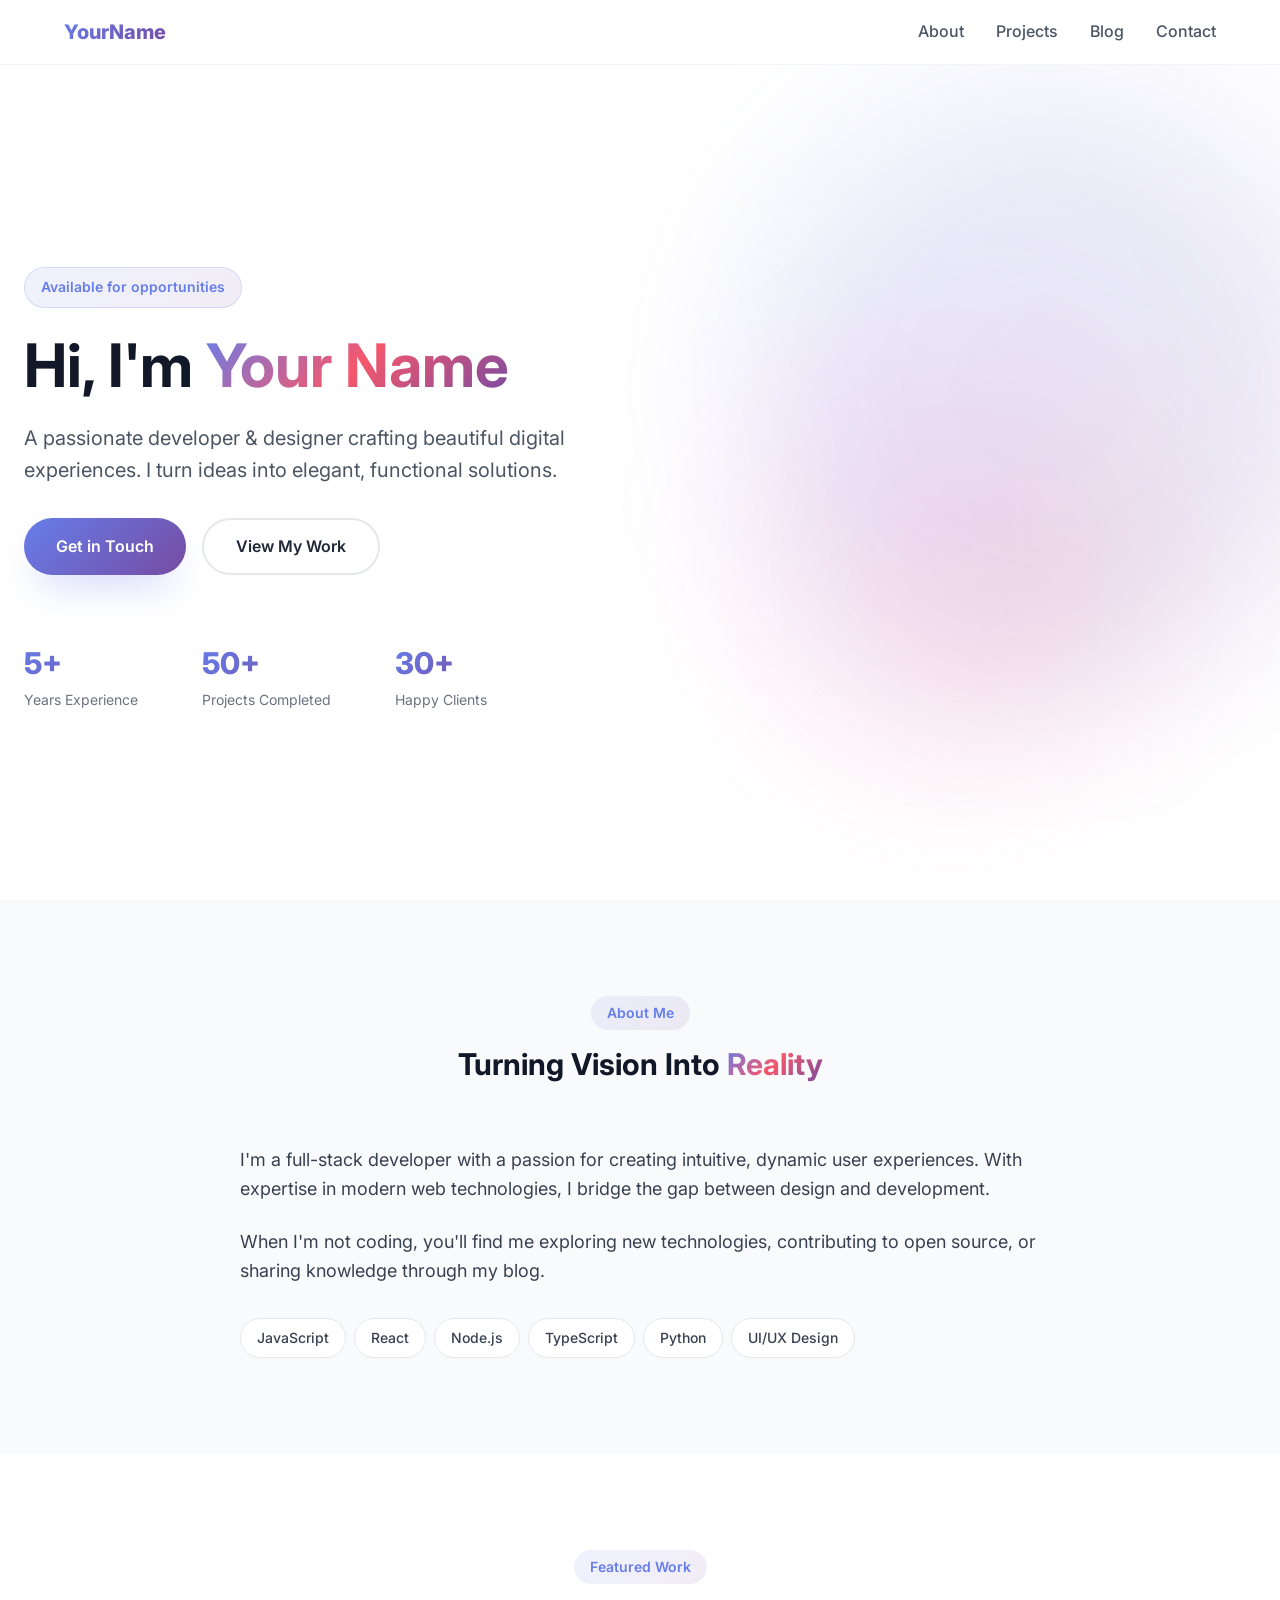
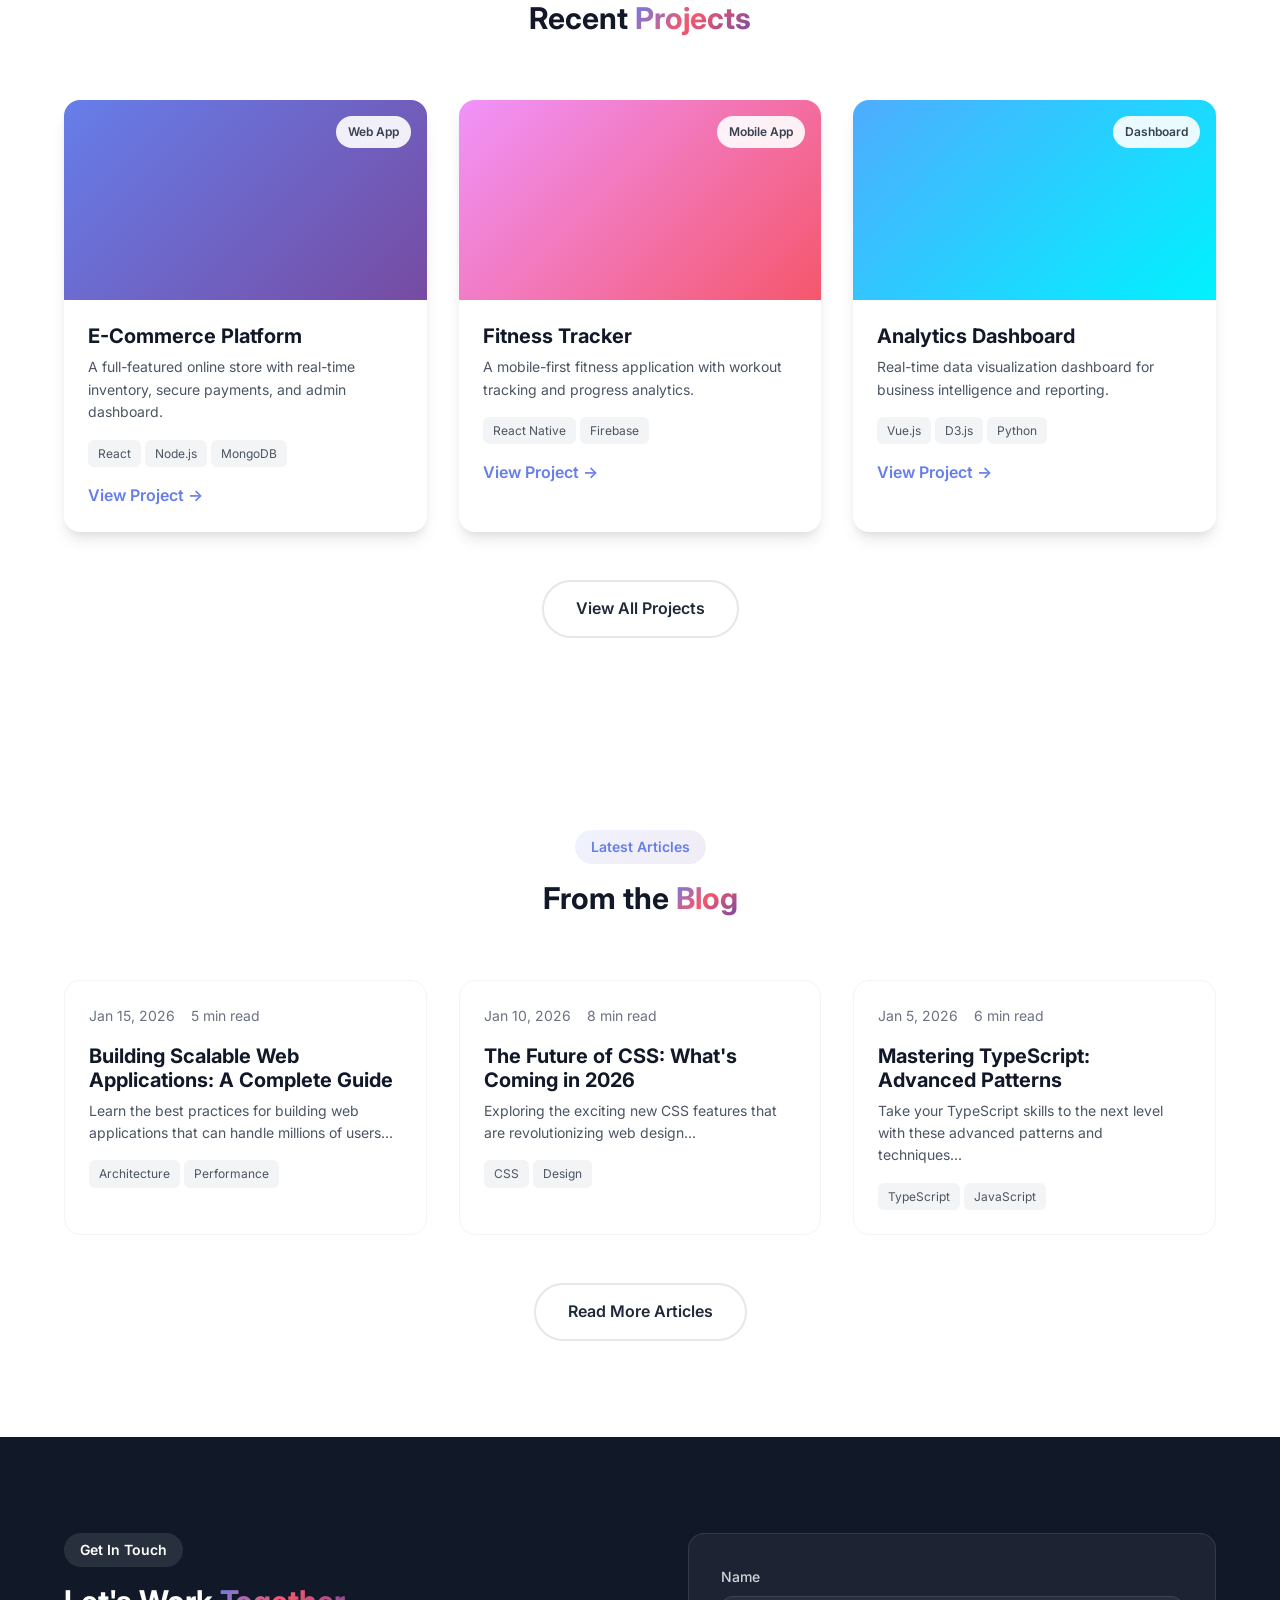
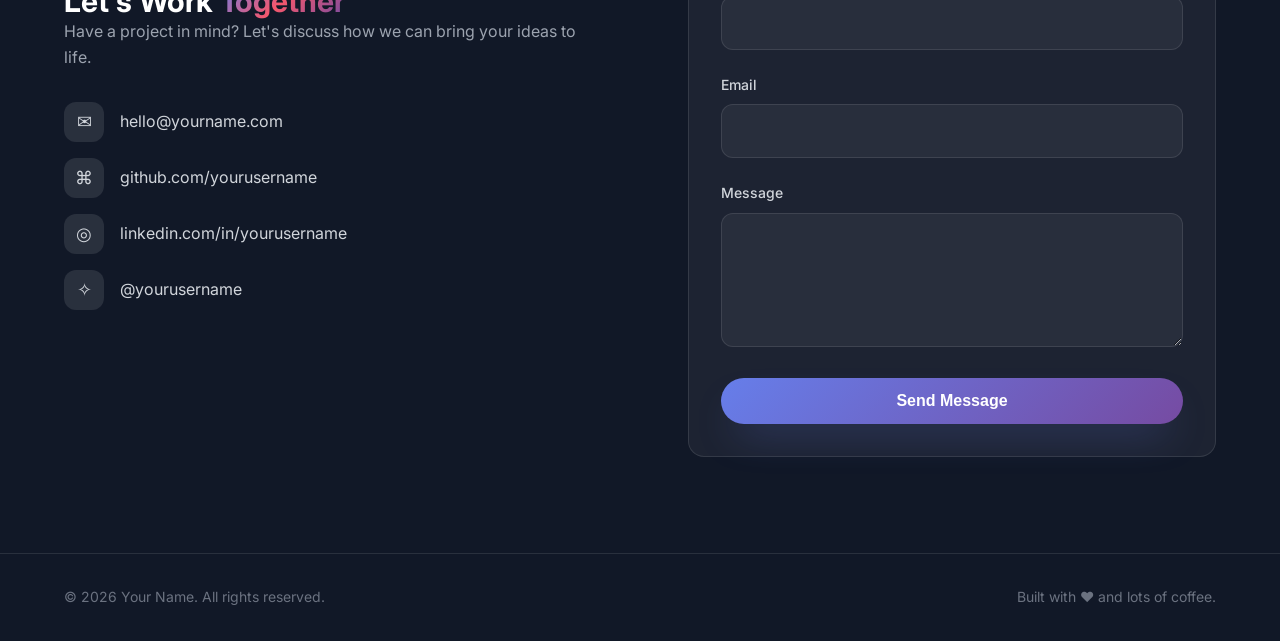
<file: website/index.html>
<!DOCTYPE html>
<html lang="en">
<head>
    <meta charset="UTF-8">
    <meta name="viewport" content="width=device-width, initial-scale=1.0">
    <title>Your Name - Developer & Designer</title>
    <link rel="stylesheet" href="css/styles.css">
    <link rel="preconnect" href="https://fonts.googleapis.com">
    <link rel="preconnect" href="https://fonts.gstatic.com" crossorigin>
    <link href="https://fonts.googleapis.com/css2?family=Inter:wght@400;500;600;700;800&display=swap" rel="stylesheet">
</head>
<body>
    <nav class="navbar">
        <div class="nav-container">
            <a href="index.html" class="nav-logo">YourName</a>
            <button class="nav-toggle" aria-label="Toggle navigation">
                <span></span>
                <span></span>
                <span></span>
            </button>
            <ul class="nav-menu">
                <li><a href="#about">About</a></li>
                <li><a href="projects.html">Projects</a></li>
                <li><a href="blog.html">Blog</a></li>
                <li><a href="#contact">Contact</a></li>
            </ul>
        </div>
    </nav>

    <header class="hero">
        <div class="hero-content">
            <div class="hero-badge">Available for opportunities</div>
            <h1>Hi, I'm <span class="gradient-text">Your Name</span></h1>
            <p class="hero-subtitle">A passionate developer & designer crafting beautiful digital experiences. I turn ideas into elegant, functional solutions.</p>
            <div class="hero-cta">
                <a href="#contact" class="btn btn-primary">Get in Touch</a>
                <a href="projects.html" class="btn btn-secondary">View My Work</a>
            </div>
            <div class="hero-stats">
                <div class="stat">
                    <span class="stat-number">5+</span>
                    <span class="stat-label">Years Experience</span>
                </div>
                <div class="stat">
                    <span class="stat-number">50+</span>
                    <span class="stat-label">Projects Completed</span>
                </div>
                <div class="stat">
                    <span class="stat-number">30+</span>
                    <span class="stat-label">Happy Clients</span>
                </div>
            </div>
        </div>
        <div class="hero-visual">
            <div class="hero-shape"></div>
            <div class="hero-shape hero-shape-2"></div>
        </div>
    </header>

    <section id="about" class="about">
        <div class="container">
            <div class="section-header">
                <span class="section-tag">About Me</span>
                <h2>Turning Vision Into <span class="gradient-text">Reality</span></h2>
            </div>
            <div class="about-content">
                <div class="about-text">
                    <p>I'm a full-stack developer with a passion for creating intuitive, dynamic user experiences. With expertise in modern web technologies, I bridge the gap between design and development.</p>
                    <p>When I'm not coding, you'll find me exploring new technologies, contributing to open source, or sharing knowledge through my blog.</p>
                    <div class="skills">
                        <span class="skill-tag">JavaScript</span>
                        <span class="skill-tag">React</span>
                        <span class="skill-tag">Node.js</span>
                        <span class="skill-tag">TypeScript</span>
                        <span class="skill-tag">Python</span>
                        <span class="skill-tag">UI/UX Design</span>
                    </div>
                </div>
            </div>
        </div>
    </section>

    <section class="projects-preview">
        <div class="container">
            <div class="section-header">
                <span class="section-tag">Featured Work</span>
                <h2>Recent <span class="gradient-text">Projects</span></h2>
            </div>
            <div class="projects-grid">
                <article class="project-card featured">
                    <div class="project-image" style="background: linear-gradient(135deg, #667eea 0%, #764ba2 100%);">
                        <span class="project-category">Web App</span>
                    </div>
                    <div class="project-content">
                        <h3>E-Commerce Platform</h3>
                        <p>A full-featured online store with real-time inventory, secure payments, and admin dashboard.</p>
                        <div class="project-tech">
                            <span>React</span>
                            <span>Node.js</span>
                            <span>MongoDB</span>
                        </div>
                        <a href="projects.html" class="project-link">View Project →</a>
                    </div>
                </article>
                <article class="project-card">
                    <div class="project-image" style="background: linear-gradient(135deg, #f093fb 0%, #f5576c 100%);">
                        <span class="project-category">Mobile App</span>
                    </div>
                    <div class="project-content">
                        <h3>Fitness Tracker</h3>
                        <p>A mobile-first fitness application with workout tracking and progress analytics.</p>
                        <div class="project-tech">
                            <span>React Native</span>
                            <span>Firebase</span>
                        </div>
                        <a href="projects.html" class="project-link">View Project →</a>
                    </div>
                </article>
                <article class="project-card">
                    <div class="project-image" style="background: linear-gradient(135deg, #4facfe 0%, #00f2fe 100%);">
                        <span class="project-category">Dashboard</span>
                    </div>
                    <div class="project-content">
                        <h3>Analytics Dashboard</h3>
                        <p>Real-time data visualization dashboard for business intelligence and reporting.</p>
                        <div class="project-tech">
                            <span>Vue.js</span>
                            <span>D3.js</span>
                            <span>Python</span>
                        </div>
                        <a href="projects.html" class="project-link">View Project →</a>
                    </div>
                </article>
            </div>
            <div class="section-cta">
                <a href="projects.html" class="btn btn-secondary">View All Projects</a>
            </div>
        </div>
    </section>

    <section class="blog-preview">
        <div class="container">
            <div class="section-header">
                <span class="section-tag">Latest Articles</span>
                <h2>From the <span class="gradient-text">Blog</span></h2>
            </div>
            <div class="blog-grid">
                <article class="blog-card">
                    <div class="blog-meta">
                        <span class="blog-date">Jan 15, 2026</span>
                        <span class="blog-read-time">5 min read</span>
                    </div>
                    <h3><a href="blog-post.html">Building Scalable Web Applications: A Complete Guide</a></h3>
                    <p>Learn the best practices for building web applications that can handle millions of users...</p>
                    <div class="blog-tags">
                        <span>Architecture</span>
                        <span>Performance</span>
                    </div>
                </article>
                <article class="blog-card">
                    <div class="blog-meta">
                        <span class="blog-date">Jan 10, 2026</span>
                        <span class="blog-read-time">8 min read</span>
                    </div>
                    <h3><a href="blog-post.html">The Future of CSS: What's Coming in 2026</a></h3>
                    <p>Exploring the exciting new CSS features that are revolutionizing web design...</p>
                    <div class="blog-tags">
                        <span>CSS</span>
                        <span>Design</span>
                    </div>
                </article>
                <article class="blog-card">
                    <div class="blog-meta">
                        <span class="blog-date">Jan 5, 2026</span>
                        <span class="blog-read-time">6 min read</span>
                    </div>
                    <h3><a href="blog-post.html">Mastering TypeScript: Advanced Patterns</a></h3>
                    <p>Take your TypeScript skills to the next level with these advanced patterns and techniques...</p>
                    <div class="blog-tags">
                        <span>TypeScript</span>
                        <span>JavaScript</span>
                    </div>
                </article>
            </div>
            <div class="section-cta">
                <a href="blog.html" class="btn btn-secondary">Read More Articles</a>
            </div>
        </div>
    </section>

    <section id="contact" class="contact">
        <div class="container">
            <div class="contact-wrapper">
                <div class="contact-info">
                    <span class="section-tag">Get In Touch</span>
                    <h2>Let's Work <span class="gradient-text">Together</span></h2>
                    <p>Have a project in mind? Let's discuss how we can bring your ideas to life.</p>
                    <div class="contact-links">
                        <a href="mailto:hello@yourname.com" class="contact-link">
                            <span class="contact-icon">✉</span>
                            hello@yourname.com
                        </a>
                        <a href="https://github.com/yourusername" class="contact-link">
                            <span class="contact-icon">⌘</span>
                            github.com/yourusername
                        </a>
                        <a href="https://linkedin.com/in/yourusername" class="contact-link">
                            <span class="contact-icon">◎</span>
                            linkedin.com/in/yourusername
                        </a>
                        <a href="https://twitter.com/yourusername" class="contact-link">
                            <span class="contact-icon">✧</span>
                            @yourusername
                        </a>
                    </div>
                </div>
                <form class="contact-form" action="#" method="POST">
                    <div class="form-group">
                        <label for="name">Name</label>
                        <input type="text" id="name" name="name" required>
                    </div>
                    <div class="form-group">
                        <label for="email">Email</label>
                        <input type="email" id="email" name="email" required>
                    </div>
                    <div class="form-group">
                        <label for="message">Message</label>
                        <textarea id="message" name="message" rows="5" required></textarea>
                    </div>
                    <button type="submit" class="btn btn-primary btn-full">Send Message</button>
                </form>
            </div>
        </div>
    </section>

    <footer class="footer">
        <div class="container">
            <div class="footer-content">
                <p>&copy; 2026 Your Name. All rights reserved.</p>
                <p>Built with ❤ and lots of coffee.</p>
            </div>
        </div>
    </footer>

    <script src="js/script.js"></script>
</body>
</html>
</file>
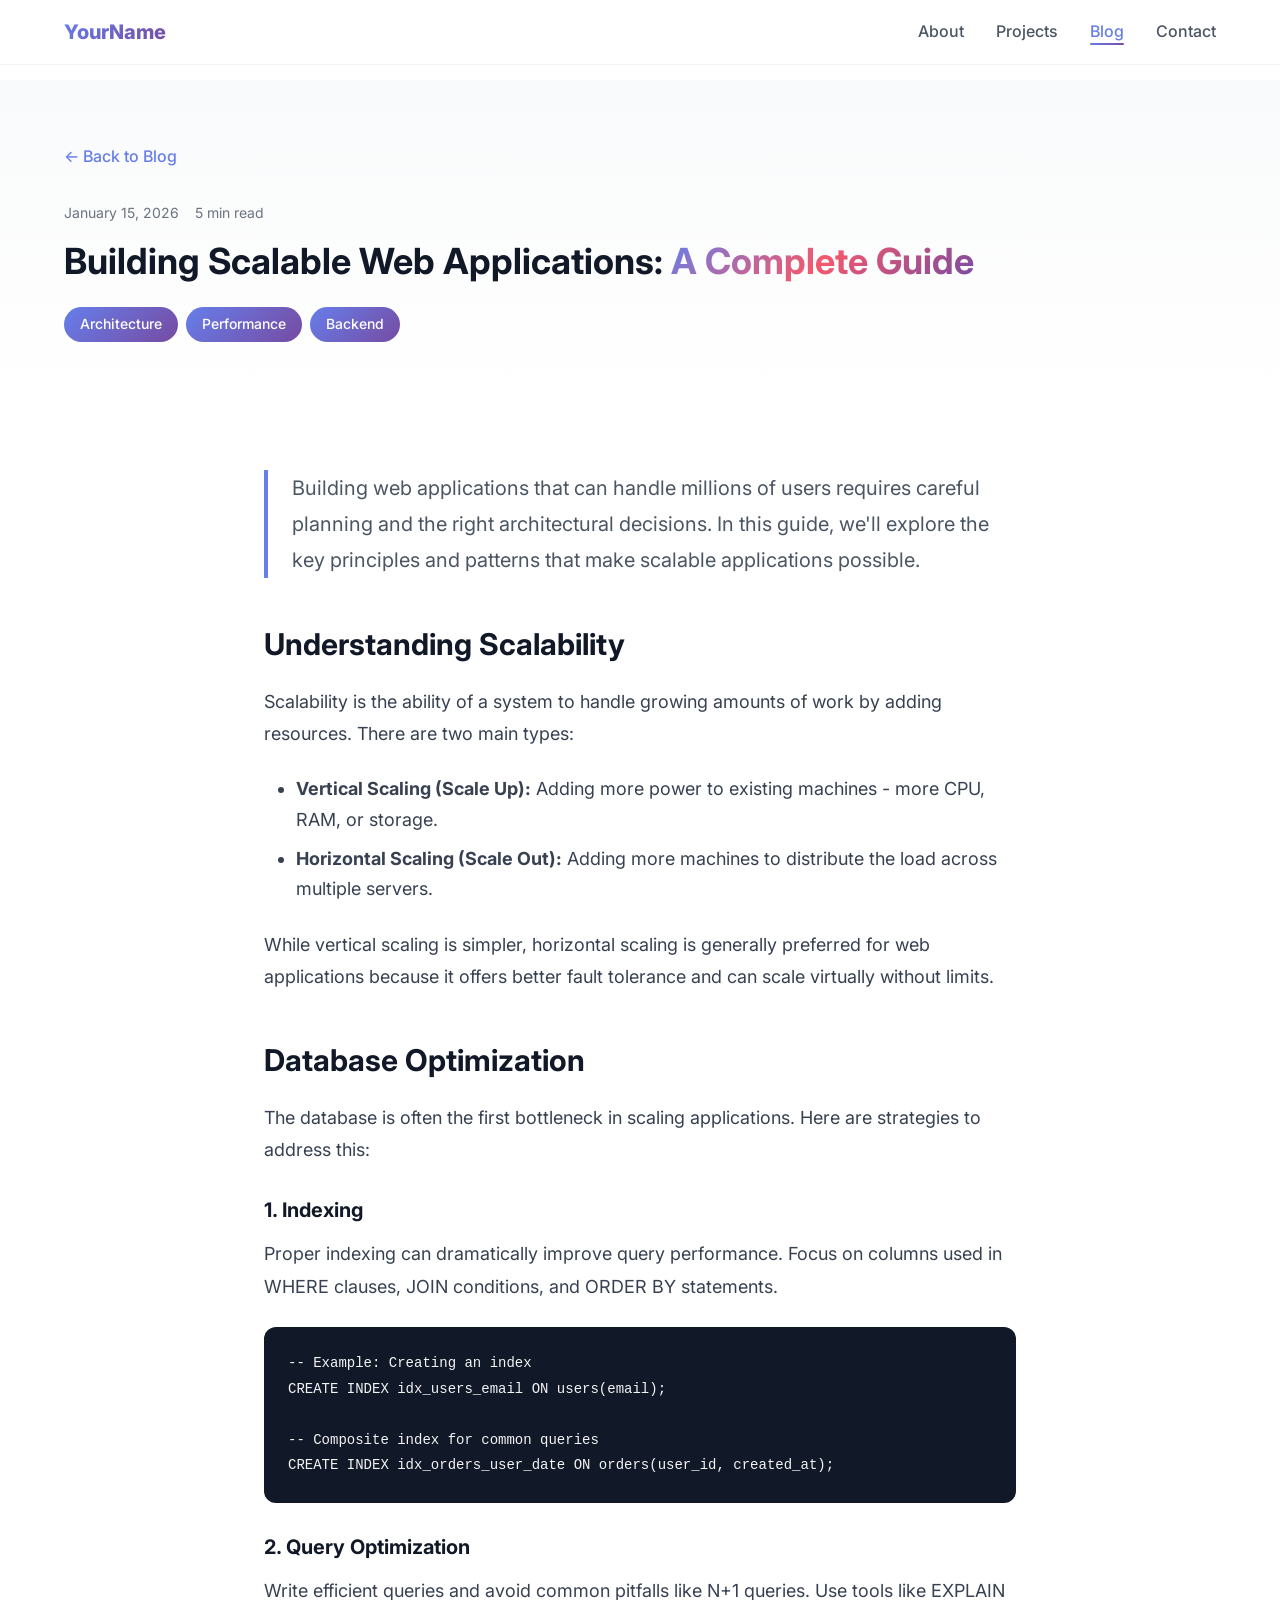
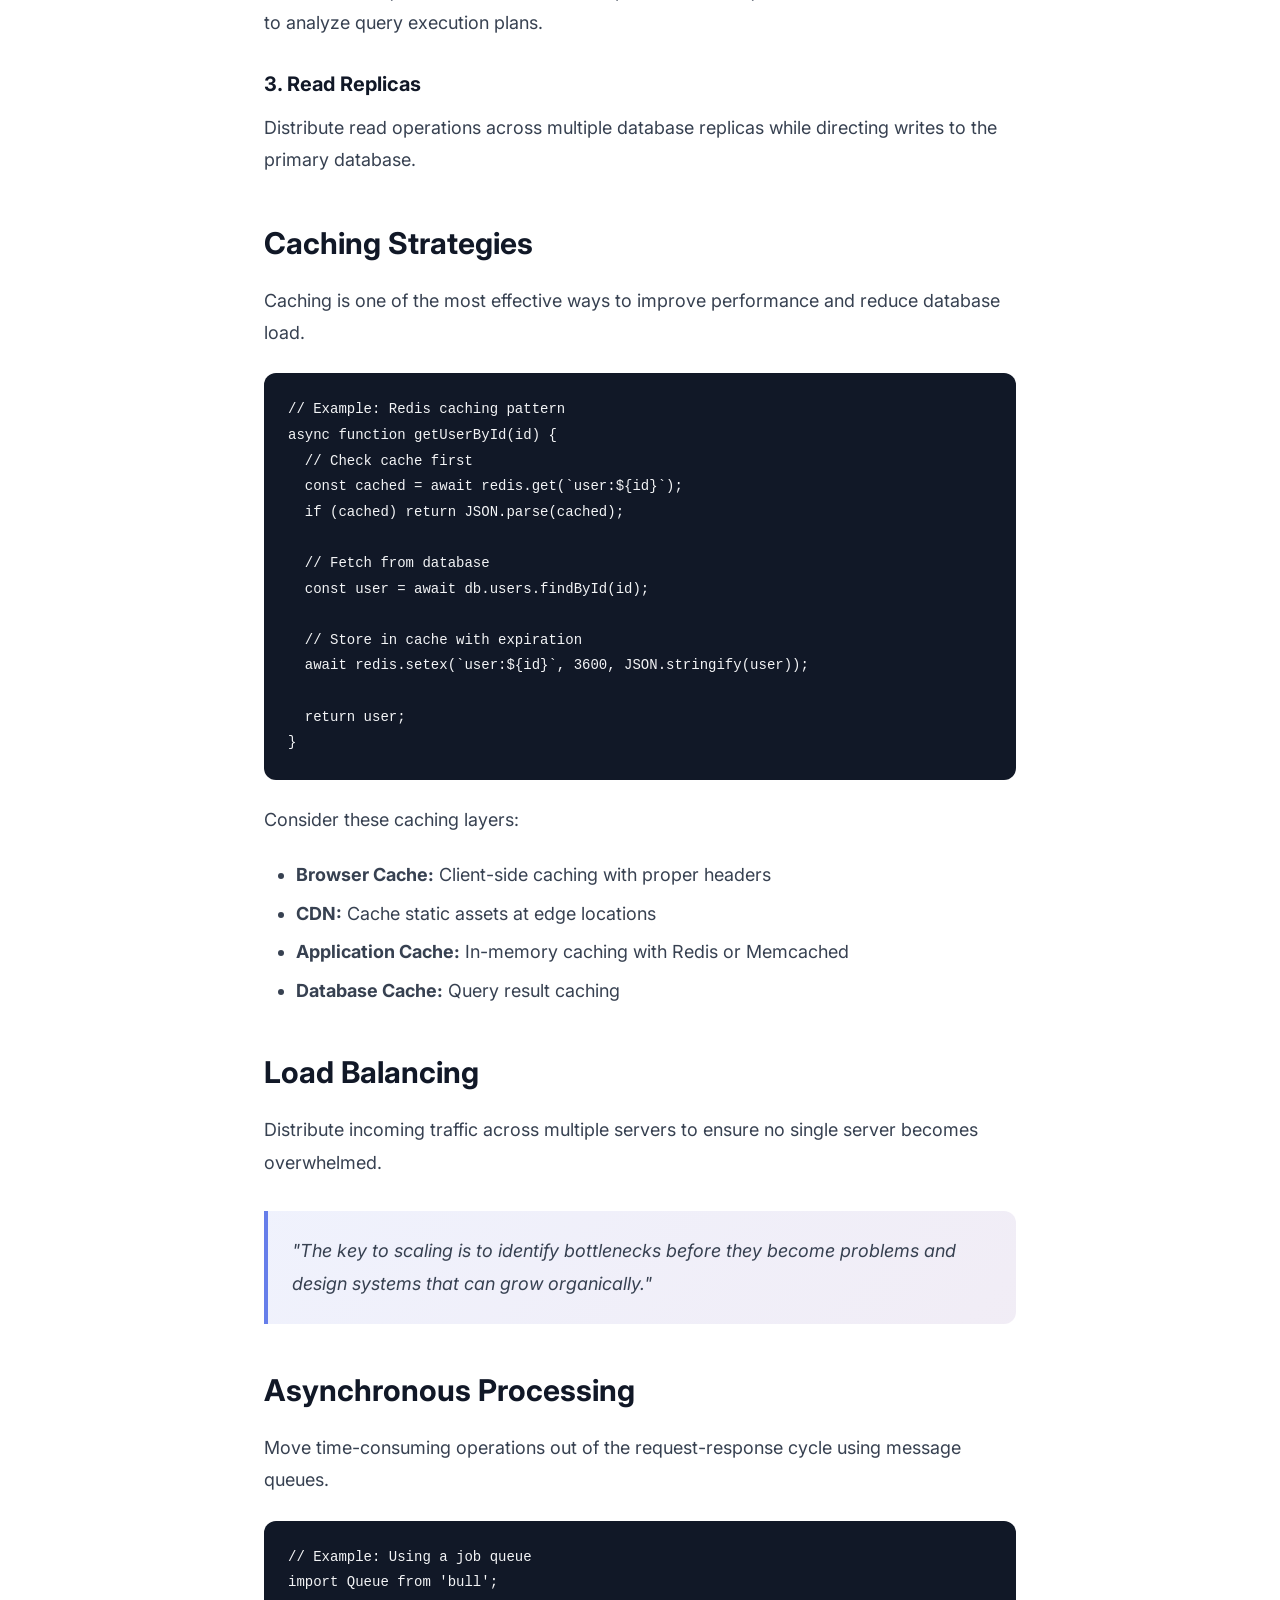
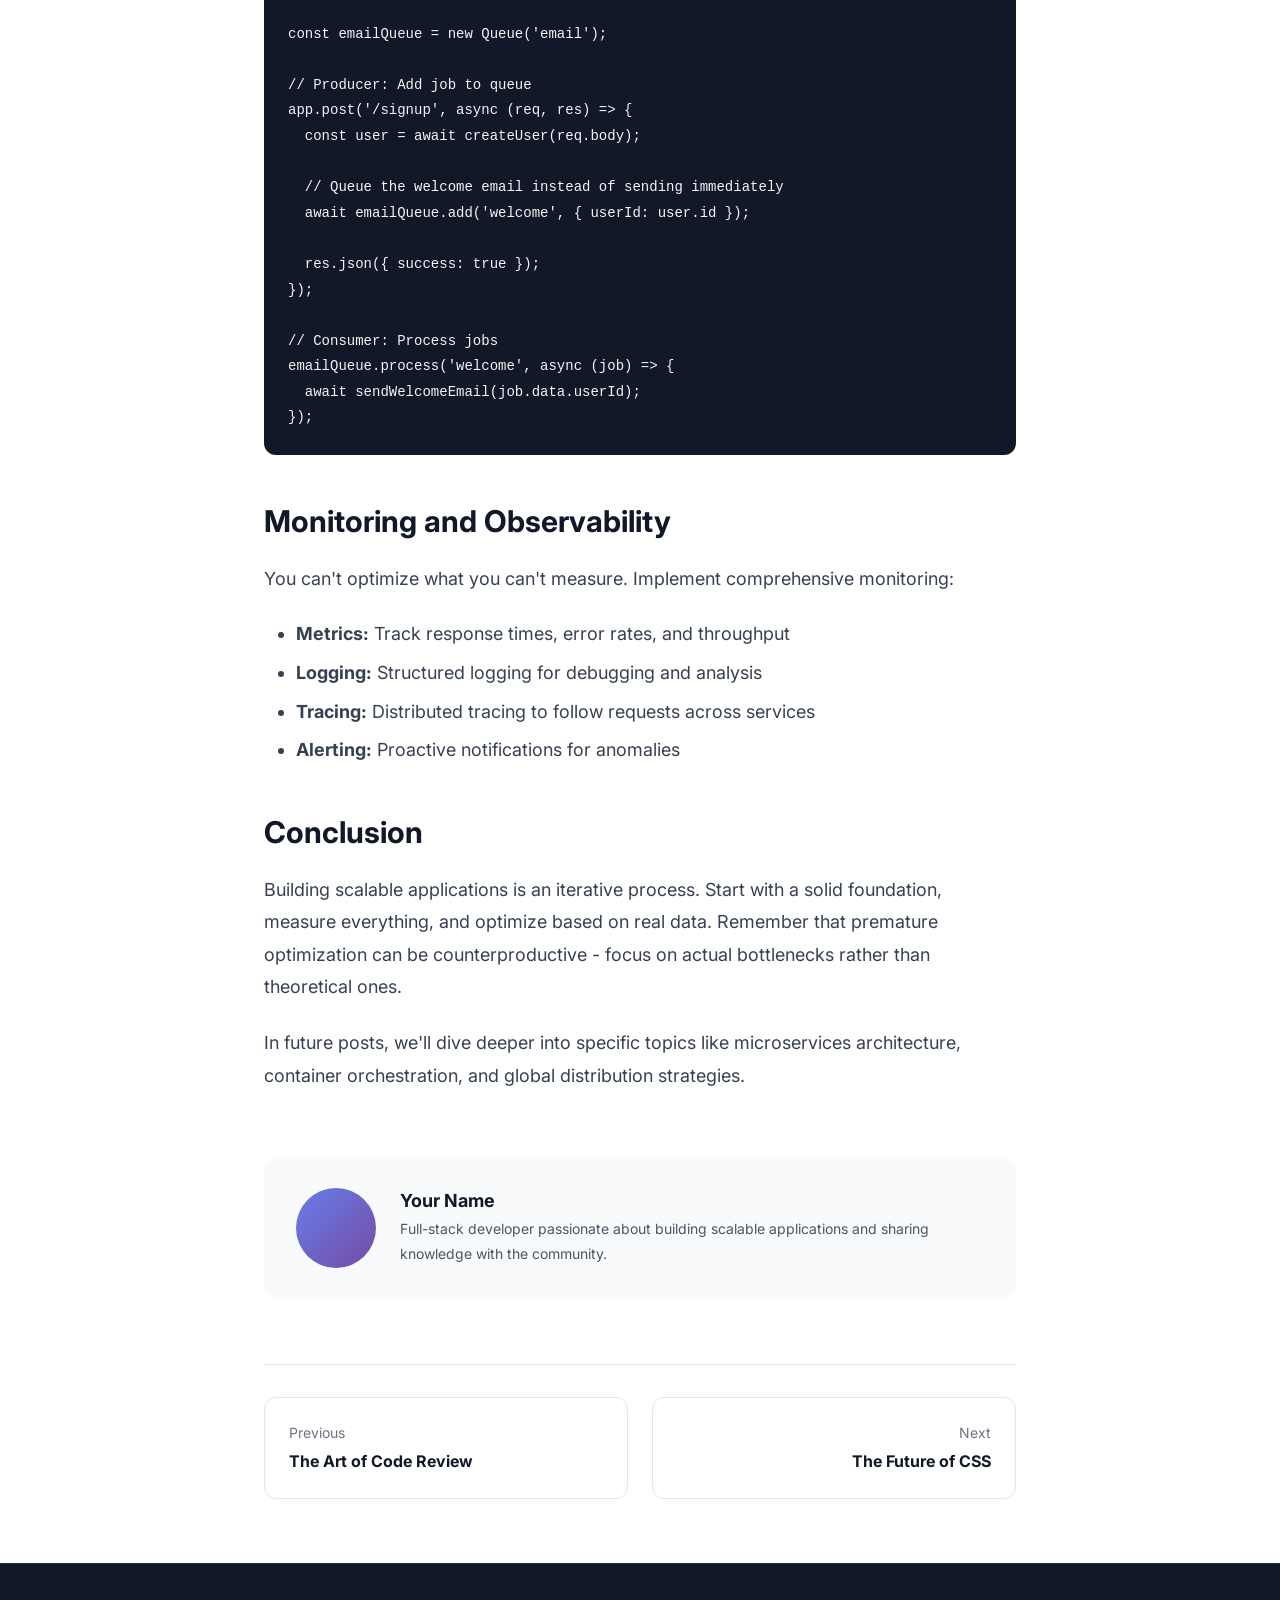
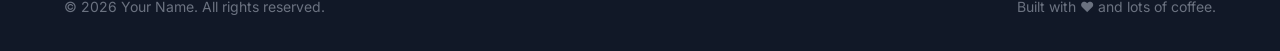
<file: website/blog-post.html>
<!DOCTYPE html>
<html lang="en">
<head>
    <meta charset="UTF-8">
    <meta name="viewport" content="width=device-width, initial-scale=1.0">
    <title>Building Scalable Web Applications - Your Name</title>
    <link rel="stylesheet" href="css/styles.css">
    <link rel="preconnect" href="https://fonts.googleapis.com">
    <link rel="preconnect" href="https://fonts.gstatic.com" crossorigin>
    <link href="https://fonts.googleapis.com/css2?family=Inter:wght@400;500;600;700;800&display=swap" rel="stylesheet">
</head>
<body>
    <nav class="navbar">
        <div class="nav-container">
            <a href="index.html" class="nav-logo">YourName</a>
            <button class="nav-toggle" aria-label="Toggle navigation">
                <span></span>
                <span></span>
                <span></span>
            </button>
            <ul class="nav-menu">
                <li><a href="index.html#about">About</a></li>
                <li><a href="projects.html">Projects</a></li>
                <li><a href="blog.html" class="active">Blog</a></li>
                <li><a href="index.html#contact">Contact</a></li>
            </ul>
        </div>
    </nav>

    <article class="blog-post">
        <header class="post-header">
            <div class="container">
                <a href="blog.html" class="back-link">← Back to Blog</a>
                <div class="post-meta">
                    <span class="post-date">January 15, 2026</span>
                    <span class="post-read-time">5 min read</span>
                </div>
                <h1>Building Scalable Web Applications: <span class="gradient-text">A Complete Guide</span></h1>
                <div class="post-tags">
                    <span>Architecture</span>
                    <span>Performance</span>
                    <span>Backend</span>
                </div>
            </div>
        </header>

        <div class="post-content">
            <div class="container container-narrow">
                <p class="lead">Building web applications that can handle millions of users requires careful planning and the right architectural decisions. In this guide, we'll explore the key principles and patterns that make scalable applications possible.</p>

                <h2>Understanding Scalability</h2>
                <p>Scalability is the ability of a system to handle growing amounts of work by adding resources. There are two main types:</p>
                <ul>
                    <li><strong>Vertical Scaling (Scale Up):</strong> Adding more power to existing machines - more CPU, RAM, or storage.</li>
                    <li><strong>Horizontal Scaling (Scale Out):</strong> Adding more machines to distribute the load across multiple servers.</li>
                </ul>
                <p>While vertical scaling is simpler, horizontal scaling is generally preferred for web applications because it offers better fault tolerance and can scale virtually without limits.</p>

                <h2>Database Optimization</h2>
                <p>The database is often the first bottleneck in scaling applications. Here are strategies to address this:</p>

                <h3>1. Indexing</h3>
                <p>Proper indexing can dramatically improve query performance. Focus on columns used in WHERE clauses, JOIN conditions, and ORDER BY statements.</p>

                <pre><code>-- Example: Creating an index
CREATE INDEX idx_users_email ON users(email);

-- Composite index for common queries
CREATE INDEX idx_orders_user_date ON orders(user_id, created_at);</code></pre>

                <h3>2. Query Optimization</h3>
                <p>Write efficient queries and avoid common pitfalls like N+1 queries. Use tools like EXPLAIN to analyze query execution plans.</p>

                <h3>3. Read Replicas</h3>
                <p>Distribute read operations across multiple database replicas while directing writes to the primary database.</p>

                <h2>Caching Strategies</h2>
                <p>Caching is one of the most effective ways to improve performance and reduce database load.</p>

                <pre><code>// Example: Redis caching pattern
async function getUserById(id) {
  // Check cache first
  const cached = await redis.get(`user:${id}`);
  if (cached) return JSON.parse(cached);

  // Fetch from database
  const user = await db.users.findById(id);

  // Store in cache with expiration
  await redis.setex(`user:${id}`, 3600, JSON.stringify(user));

  return user;
}</code></pre>

                <p>Consider these caching layers:</p>
                <ul>
                    <li><strong>Browser Cache:</strong> Client-side caching with proper headers</li>
                    <li><strong>CDN:</strong> Cache static assets at edge locations</li>
                    <li><strong>Application Cache:</strong> In-memory caching with Redis or Memcached</li>
                    <li><strong>Database Cache:</strong> Query result caching</li>
                </ul>

                <h2>Load Balancing</h2>
                <p>Distribute incoming traffic across multiple servers to ensure no single server becomes overwhelmed.</p>

                <blockquote>
                    <p>"The key to scaling is to identify bottlenecks before they become problems and design systems that can grow organically."</p>
                </blockquote>

                <h2>Asynchronous Processing</h2>
                <p>Move time-consuming operations out of the request-response cycle using message queues.</p>

                <pre><code>// Example: Using a job queue
import Queue from 'bull';

const emailQueue = new Queue('email');

// Producer: Add job to queue
app.post('/signup', async (req, res) => {
  const user = await createUser(req.body);

  // Queue the welcome email instead of sending immediately
  await emailQueue.add('welcome', { userId: user.id });

  res.json({ success: true });
});

// Consumer: Process jobs
emailQueue.process('welcome', async (job) => {
  await sendWelcomeEmail(job.data.userId);
});</code></pre>

                <h2>Monitoring and Observability</h2>
                <p>You can't optimize what you can't measure. Implement comprehensive monitoring:</p>
                <ul>
                    <li><strong>Metrics:</strong> Track response times, error rates, and throughput</li>
                    <li><strong>Logging:</strong> Structured logging for debugging and analysis</li>
                    <li><strong>Tracing:</strong> Distributed tracing to follow requests across services</li>
                    <li><strong>Alerting:</strong> Proactive notifications for anomalies</li>
                </ul>

                <h2>Conclusion</h2>
                <p>Building scalable applications is an iterative process. Start with a solid foundation, measure everything, and optimize based on real data. Remember that premature optimization can be counterproductive - focus on actual bottlenecks rather than theoretical ones.</p>

                <p>In future posts, we'll dive deeper into specific topics like microservices architecture, container orchestration, and global distribution strategies.</p>

                <div class="post-author">
                    <div class="author-avatar" style="background: linear-gradient(135deg, #667eea 0%, #764ba2 100%);"></div>
                    <div class="author-info">
                        <h4>Your Name</h4>
                        <p>Full-stack developer passionate about building scalable applications and sharing knowledge with the community.</p>
                    </div>
                </div>

                <div class="post-navigation">
                    <a href="blog-post.html" class="nav-prev">
                        <span>Previous</span>
                        <strong>The Art of Code Review</strong>
                    </a>
                    <a href="blog-post.html" class="nav-next">
                        <span>Next</span>
                        <strong>The Future of CSS</strong>
                    </a>
                </div>
            </div>
        </div>
    </article>

    <footer class="footer">
        <div class="container">
            <div class="footer-content">
                <p>&copy; 2026 Your Name. All rights reserved.</p>
                <p>Built with ❤ and lots of coffee.</p>
            </div>
        </div>
    </footer>

    <script src="js/script.js"></script>
</body>
</html>
</file>
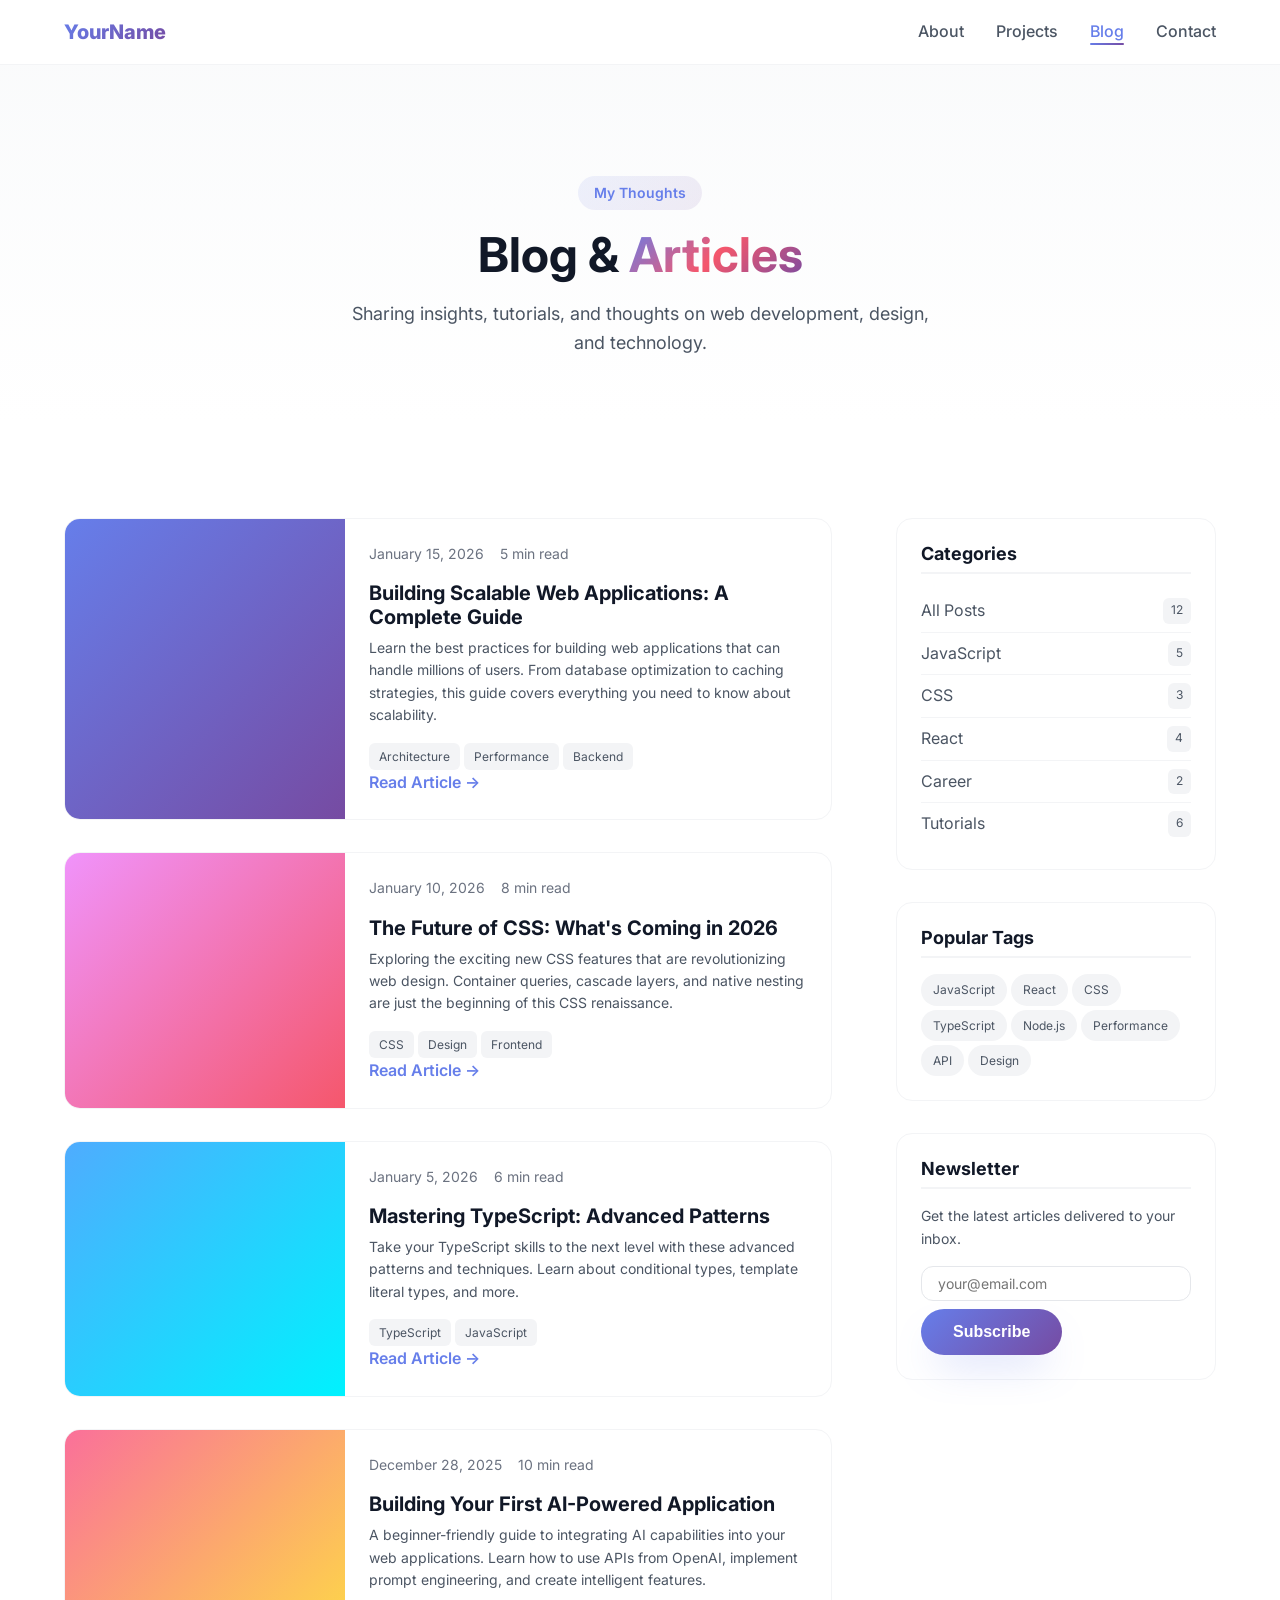
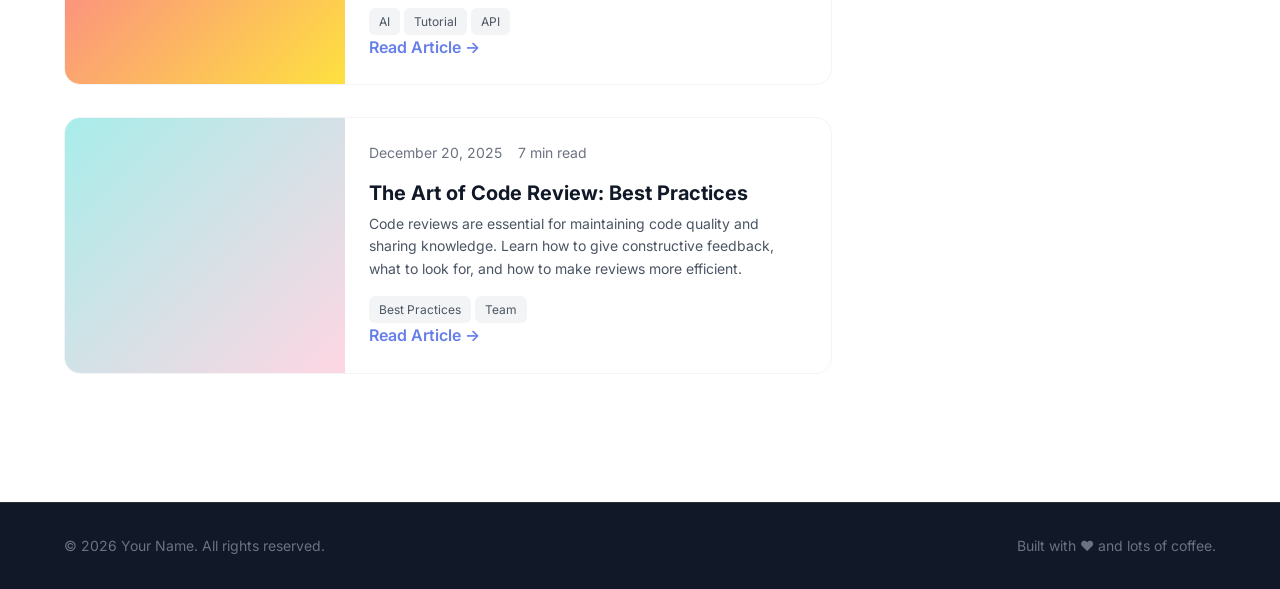
<file: website/blog.html>
<!DOCTYPE html>
<html lang="en">
<head>
    <meta charset="UTF-8">
    <meta name="viewport" content="width=device-width, initial-scale=1.0">
    <title>Blog - Your Name</title>
    <link rel="stylesheet" href="css/styles.css">
    <link rel="preconnect" href="https://fonts.googleapis.com">
    <link rel="preconnect" href="https://fonts.gstatic.com" crossorigin>
    <link href="https://fonts.googleapis.com/css2?family=Inter:wght@400;500;600;700;800&display=swap" rel="stylesheet">
</head>
<body>
    <nav class="navbar">
        <div class="nav-container">
            <a href="index.html" class="nav-logo">YourName</a>
            <button class="nav-toggle" aria-label="Toggle navigation">
                <span></span>
                <span></span>
                <span></span>
            </button>
            <ul class="nav-menu">
                <li><a href="index.html#about">About</a></li>
                <li><a href="projects.html">Projects</a></li>
                <li><a href="blog.html" class="active">Blog</a></li>
                <li><a href="index.html#contact">Contact</a></li>
            </ul>
        </div>
    </nav>

    <header class="page-header">
        <div class="container">
            <span class="section-tag">My Thoughts</span>
            <h1>Blog & <span class="gradient-text">Articles</span></h1>
            <p>Sharing insights, tutorials, and thoughts on web development, design, and technology.</p>
        </div>
    </header>

    <section class="blog-full">
        <div class="container">
            <div class="blog-layout">
                <main class="blog-main">
                    <article class="blog-card-full">
                        <div class="blog-card-image" style="background: linear-gradient(135deg, #667eea 0%, #764ba2 100%);"></div>
                        <div class="blog-card-content">
                            <div class="blog-meta">
                                <span class="blog-date">January 15, 2026</span>
                                <span class="blog-read-time">5 min read</span>
                            </div>
                            <h2><a href="blog-post.html">Building Scalable Web Applications: A Complete Guide</a></h2>
                            <p>Learn the best practices for building web applications that can handle millions of users. From database optimization to caching strategies, this guide covers everything you need to know about scalability.</p>
                            <div class="blog-tags">
                                <span>Architecture</span>
                                <span>Performance</span>
                                <span>Backend</span>
                            </div>
                            <a href="blog-post.html" class="read-more">Read Article →</a>
                        </div>
                    </article>

                    <article class="blog-card-full">
                        <div class="blog-card-image" style="background: linear-gradient(135deg, #f093fb 0%, #f5576c 100%);"></div>
                        <div class="blog-card-content">
                            <div class="blog-meta">
                                <span class="blog-date">January 10, 2026</span>
                                <span class="blog-read-time">8 min read</span>
                            </div>
                            <h2><a href="blog-post.html">The Future of CSS: What's Coming in 2026</a></h2>
                            <p>Exploring the exciting new CSS features that are revolutionizing web design. Container queries, cascade layers, and native nesting are just the beginning of this CSS renaissance.</p>
                            <div class="blog-tags">
                                <span>CSS</span>
                                <span>Design</span>
                                <span>Frontend</span>
                            </div>
                            <a href="blog-post.html" class="read-more">Read Article →</a>
                        </div>
                    </article>

                    <article class="blog-card-full">
                        <div class="blog-card-image" style="background: linear-gradient(135deg, #4facfe 0%, #00f2fe 100%);"></div>
                        <div class="blog-card-content">
                            <div class="blog-meta">
                                <span class="blog-date">January 5, 2026</span>
                                <span class="blog-read-time">6 min read</span>
                            </div>
                            <h2><a href="blog-post.html">Mastering TypeScript: Advanced Patterns</a></h2>
                            <p>Take your TypeScript skills to the next level with these advanced patterns and techniques. Learn about conditional types, template literal types, and more.</p>
                            <div class="blog-tags">
                                <span>TypeScript</span>
                                <span>JavaScript</span>
                            </div>
                            <a href="blog-post.html" class="read-more">Read Article →</a>
                        </div>
                    </article>

                    <article class="blog-card-full">
                        <div class="blog-card-image" style="background: linear-gradient(135deg, #fa709a 0%, #fee140 100%);"></div>
                        <div class="blog-card-content">
                            <div class="blog-meta">
                                <span class="blog-date">December 28, 2025</span>
                                <span class="blog-read-time">10 min read</span>
                            </div>
                            <h2><a href="blog-post.html">Building Your First AI-Powered Application</a></h2>
                            <p>A beginner-friendly guide to integrating AI capabilities into your web applications. Learn how to use APIs from OpenAI, implement prompt engineering, and create intelligent features.</p>
                            <div class="blog-tags">
                                <span>AI</span>
                                <span>Tutorial</span>
                                <span>API</span>
                            </div>
                            <a href="blog-post.html" class="read-more">Read Article →</a>
                        </div>
                    </article>

                    <article class="blog-card-full">
                        <div class="blog-card-image" style="background: linear-gradient(135deg, #a8edea 0%, #fed6e3 100%);"></div>
                        <div class="blog-card-content">
                            <div class="blog-meta">
                                <span class="blog-date">December 20, 2025</span>
                                <span class="blog-read-time">7 min read</span>
                            </div>
                            <h2><a href="blog-post.html">The Art of Code Review: Best Practices</a></h2>
                            <p>Code reviews are essential for maintaining code quality and sharing knowledge. Learn how to give constructive feedback, what to look for, and how to make reviews more efficient.</p>
                            <div class="blog-tags">
                                <span>Best Practices</span>
                                <span>Team</span>
                            </div>
                            <a href="blog-post.html" class="read-more">Read Article →</a>
                        </div>
                    </article>
                </main>

                <aside class="blog-sidebar">
                    <div class="sidebar-section">
                        <h3>Categories</h3>
                        <ul class="category-list">
                            <li><a href="#">All Posts <span>12</span></a></li>
                            <li><a href="#">JavaScript <span>5</span></a></li>
                            <li><a href="#">CSS <span>3</span></a></li>
                            <li><a href="#">React <span>4</span></a></li>
                            <li><a href="#">Career <span>2</span></a></li>
                            <li><a href="#">Tutorials <span>6</span></a></li>
                        </ul>
                    </div>

                    <div class="sidebar-section">
                        <h3>Popular Tags</h3>
                        <div class="tag-cloud">
                            <a href="#" class="tag">JavaScript</a>
                            <a href="#" class="tag">React</a>
                            <a href="#" class="tag">CSS</a>
                            <a href="#" class="tag">TypeScript</a>
                            <a href="#" class="tag">Node.js</a>
                            <a href="#" class="tag">Performance</a>
                            <a href="#" class="tag">API</a>
                            <a href="#" class="tag">Design</a>
                        </div>
                    </div>

                    <div class="sidebar-section newsletter">
                        <h3>Newsletter</h3>
                        <p>Get the latest articles delivered to your inbox.</p>
                        <form class="newsletter-form">
                            <input type="email" placeholder="your@email.com" required>
                            <button type="submit" class="btn btn-primary">Subscribe</button>
                        </form>
                    </div>
                </aside>
            </div>
        </div>
    </section>

    <footer class="footer">
        <div class="container">
            <div class="footer-content">
                <p>&copy; 2026 Your Name. All rights reserved.</p>
                <p>Built with ❤ and lots of coffee.</p>
            </div>
        </div>
    </footer>

    <script src="js/script.js"></script>
</body>
</html>
</file>
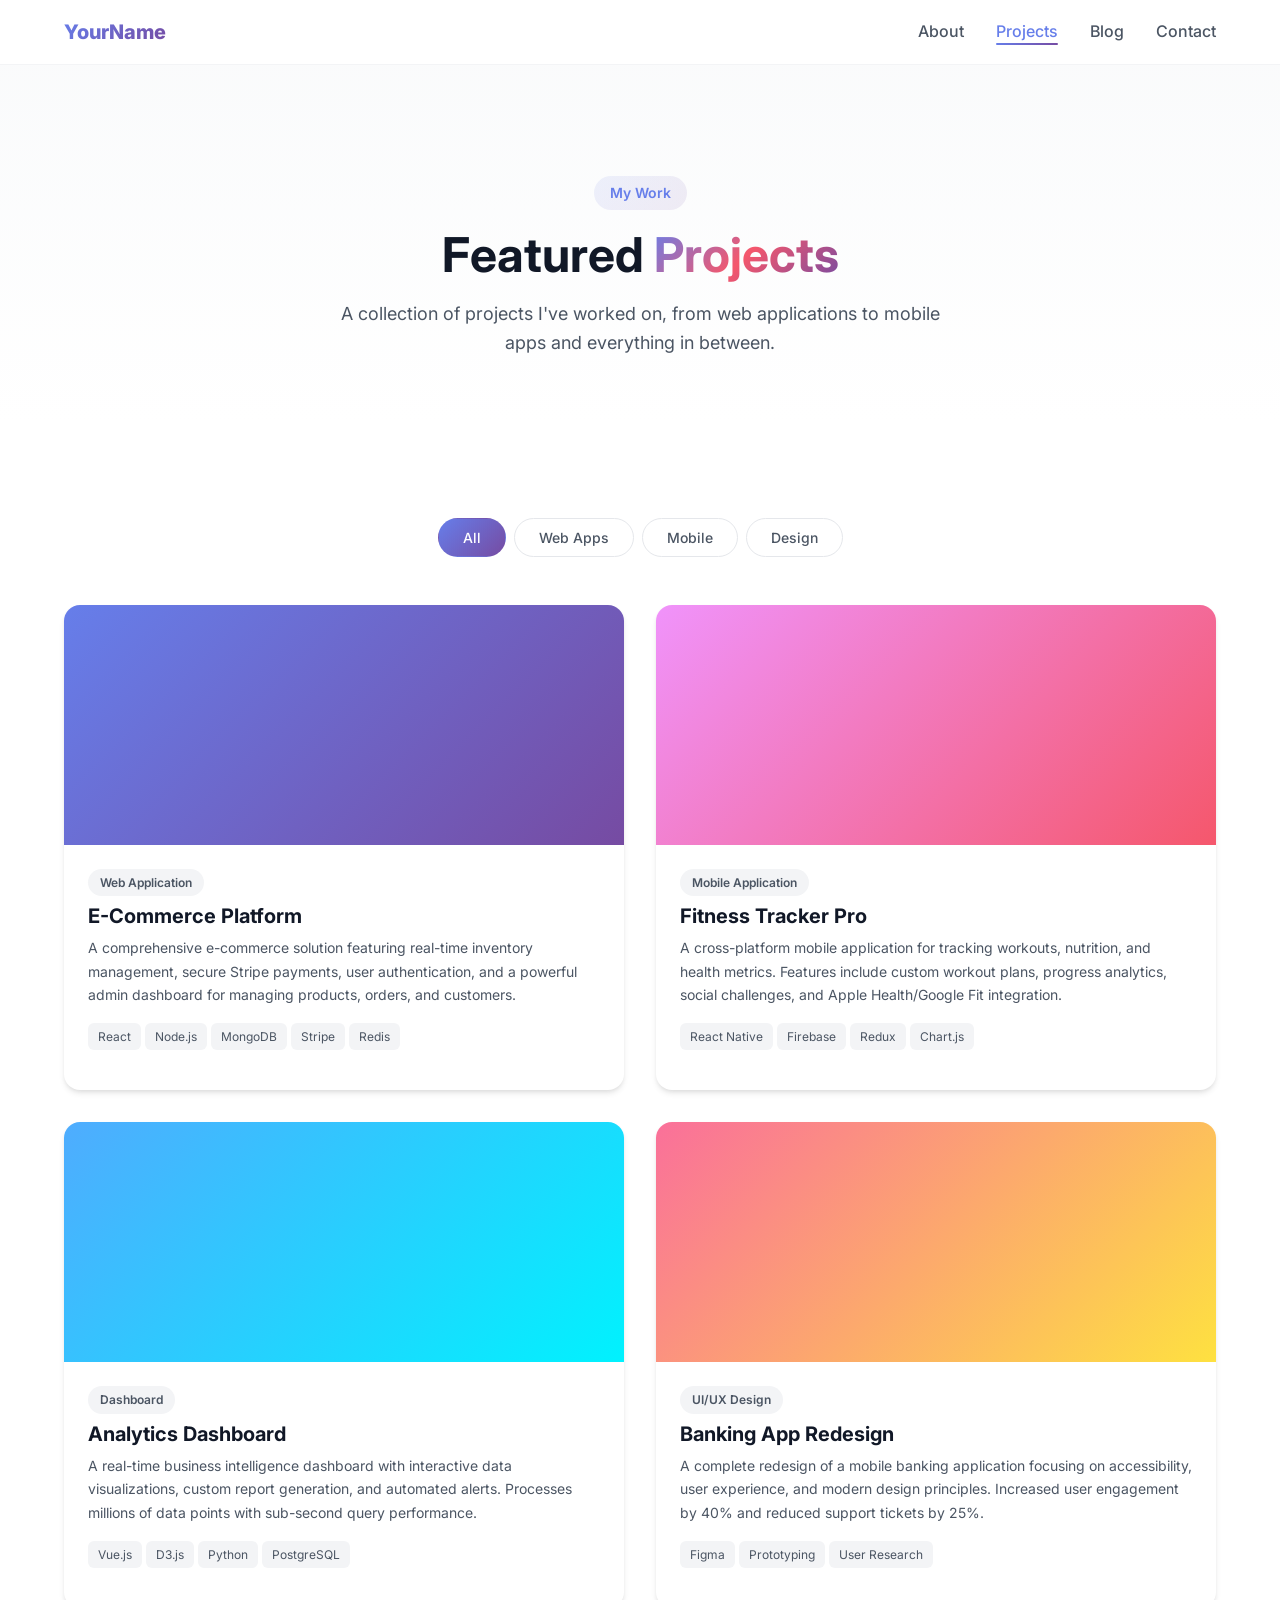
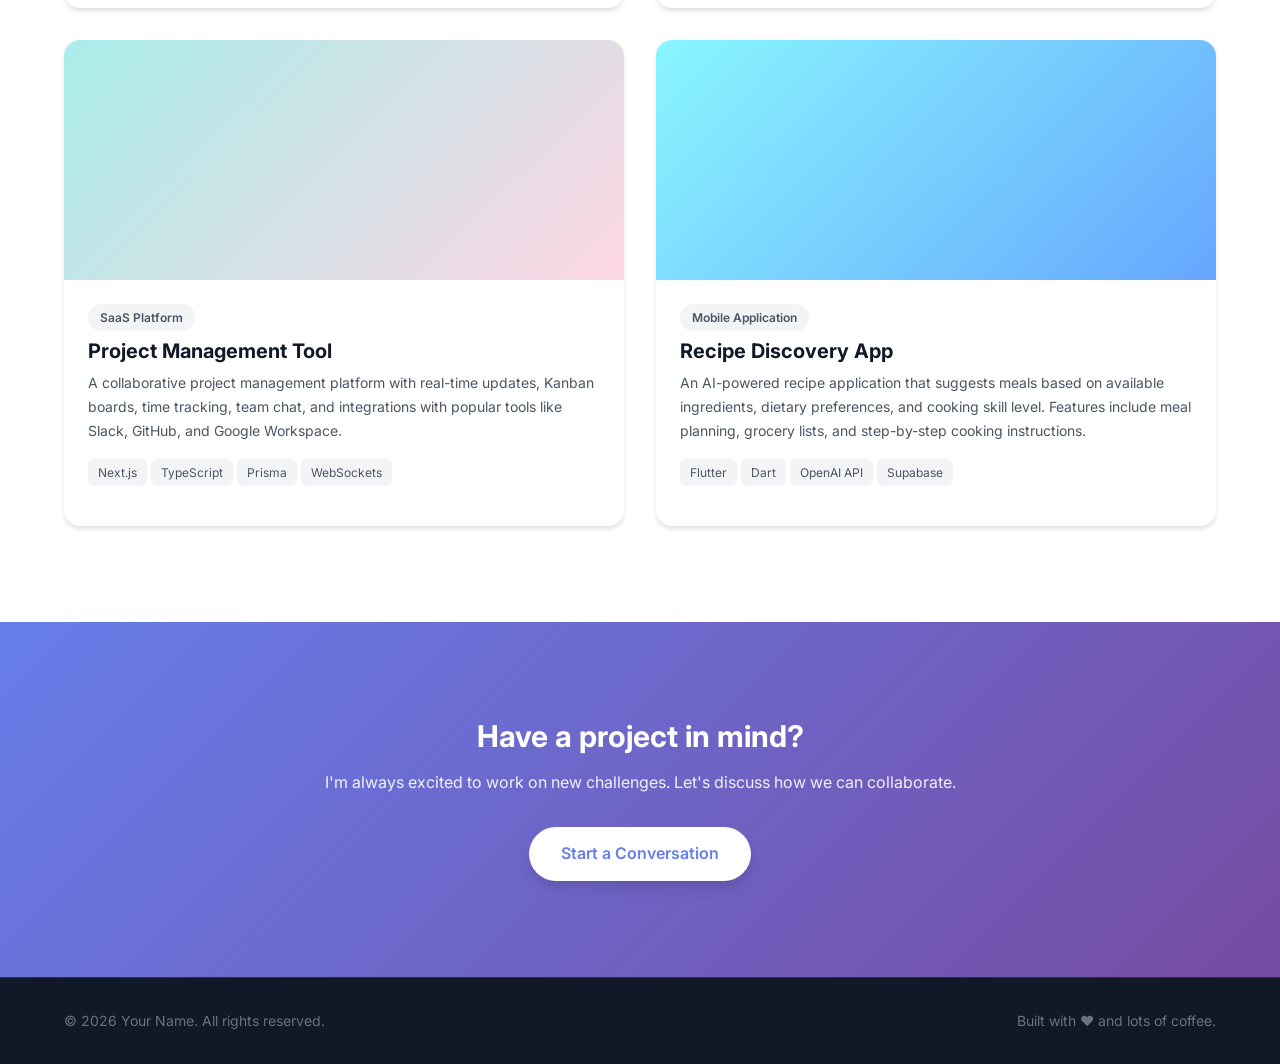
<file: website/projects.html>
<!DOCTYPE html>
<html lang="en">
<head>
    <meta charset="UTF-8">
    <meta name="viewport" content="width=device-width, initial-scale=1.0">
    <title>Projects - Your Name</title>
    <link rel="stylesheet" href="css/styles.css">
    <link rel="preconnect" href="https://fonts.googleapis.com">
    <link rel="preconnect" href="https://fonts.gstatic.com" crossorigin>
    <link href="https://fonts.googleapis.com/css2?family=Inter:wght@400;500;600;700;800&display=swap" rel="stylesheet">
</head>
<body>
    <nav class="navbar">
        <div class="nav-container">
            <a href="index.html" class="nav-logo">YourName</a>
            <button class="nav-toggle" aria-label="Toggle navigation">
                <span></span>
                <span></span>
                <span></span>
            </button>
            <ul class="nav-menu">
                <li><a href="index.html#about">About</a></li>
                <li><a href="projects.html" class="active">Projects</a></li>
                <li><a href="blog.html">Blog</a></li>
                <li><a href="index.html#contact">Contact</a></li>
            </ul>
        </div>
    </nav>

    <header class="page-header">
        <div class="container">
            <span class="section-tag">My Work</span>
            <h1>Featured <span class="gradient-text">Projects</span></h1>
            <p>A collection of projects I've worked on, from web applications to mobile apps and everything in between.</p>
        </div>
    </header>

    <section class="projects-full">
        <div class="container">
            <div class="project-filters">
                <button class="filter-btn active" data-filter="all">All</button>
                <button class="filter-btn" data-filter="web">Web Apps</button>
                <button class="filter-btn" data-filter="mobile">Mobile</button>
                <button class="filter-btn" data-filter="design">Design</button>
            </div>

            <div class="projects-grid-full">
                <article class="project-card-full" data-category="web">
                    <div class="project-image-full" style="background: linear-gradient(135deg, #667eea 0%, #764ba2 100%);">
                        <div class="project-overlay">
                            <a href="#" class="btn btn-small">Live Demo</a>
                            <a href="#" class="btn btn-small btn-outline">GitHub</a>
                        </div>
                    </div>
                    <div class="project-content-full">
                        <span class="project-category">Web Application</span>
                        <h3>E-Commerce Platform</h3>
                        <p>A comprehensive e-commerce solution featuring real-time inventory management, secure Stripe payments, user authentication, and a powerful admin dashboard for managing products, orders, and customers.</p>
                        <div class="project-tech">
                            <span>React</span>
                            <span>Node.js</span>
                            <span>MongoDB</span>
                            <span>Stripe</span>
                            <span>Redis</span>
                        </div>
                    </div>
                </article>

                <article class="project-card-full" data-category="mobile">
                    <div class="project-image-full" style="background: linear-gradient(135deg, #f093fb 0%, #f5576c 100%);">
                        <div class="project-overlay">
                            <a href="#" class="btn btn-small">App Store</a>
                            <a href="#" class="btn btn-small btn-outline">GitHub</a>
                        </div>
                    </div>
                    <div class="project-content-full">
                        <span class="project-category">Mobile Application</span>
                        <h3>Fitness Tracker Pro</h3>
                        <p>A cross-platform mobile application for tracking workouts, nutrition, and health metrics. Features include custom workout plans, progress analytics, social challenges, and Apple Health/Google Fit integration.</p>
                        <div class="project-tech">
                            <span>React Native</span>
                            <span>Firebase</span>
                            <span>Redux</span>
                            <span>Chart.js</span>
                        </div>
                    </div>
                </article>

                <article class="project-card-full" data-category="web">
                    <div class="project-image-full" style="background: linear-gradient(135deg, #4facfe 0%, #00f2fe 100%);">
                        <div class="project-overlay">
                            <a href="#" class="btn btn-small">Live Demo</a>
                            <a href="#" class="btn btn-small btn-outline">GitHub</a>
                        </div>
                    </div>
                    <div class="project-content-full">
                        <span class="project-category">Dashboard</span>
                        <h3>Analytics Dashboard</h3>
                        <p>A real-time business intelligence dashboard with interactive data visualizations, custom report generation, and automated alerts. Processes millions of data points with sub-second query performance.</p>
                        <div class="project-tech">
                            <span>Vue.js</span>
                            <span>D3.js</span>
                            <span>Python</span>
                            <span>PostgreSQL</span>
                        </div>
                    </div>
                </article>

                <article class="project-card-full" data-category="design">
                    <div class="project-image-full" style="background: linear-gradient(135deg, #fa709a 0%, #fee140 100%);">
                        <div class="project-overlay">
                            <a href="#" class="btn btn-small">View Case Study</a>
                        </div>
                    </div>
                    <div class="project-content-full">
                        <span class="project-category">UI/UX Design</span>
                        <h3>Banking App Redesign</h3>
                        <p>A complete redesign of a mobile banking application focusing on accessibility, user experience, and modern design principles. Increased user engagement by 40% and reduced support tickets by 25%.</p>
                        <div class="project-tech">
                            <span>Figma</span>
                            <span>Prototyping</span>
                            <span>User Research</span>
                        </div>
                    </div>
                </article>

                <article class="project-card-full" data-category="web">
                    <div class="project-image-full" style="background: linear-gradient(135deg, #a8edea 0%, #fed6e3 100%);">
                        <div class="project-overlay">
                            <a href="#" class="btn btn-small">Live Demo</a>
                            <a href="#" class="btn btn-small btn-outline">GitHub</a>
                        </div>
                    </div>
                    <div class="project-content-full">
                        <span class="project-category">SaaS Platform</span>
                        <h3>Project Management Tool</h3>
                        <p>A collaborative project management platform with real-time updates, Kanban boards, time tracking, team chat, and integrations with popular tools like Slack, GitHub, and Google Workspace.</p>
                        <div class="project-tech">
                            <span>Next.js</span>
                            <span>TypeScript</span>
                            <span>Prisma</span>
                            <span>WebSockets</span>
                        </div>
                    </div>
                </article>

                <article class="project-card-full" data-category="mobile">
                    <div class="project-image-full" style="background: linear-gradient(135deg, #89f7fe 0%, #66a6ff 100%);">
                        <div class="project-overlay">
                            <a href="#" class="btn btn-small">Play Store</a>
                            <a href="#" class="btn btn-small btn-outline">GitHub</a>
                        </div>
                    </div>
                    <div class="project-content-full">
                        <span class="project-category">Mobile Application</span>
                        <h3>Recipe Discovery App</h3>
                        <p>An AI-powered recipe application that suggests meals based on available ingredients, dietary preferences, and cooking skill level. Features include meal planning, grocery lists, and step-by-step cooking instructions.</p>
                        <div class="project-tech">
                            <span>Flutter</span>
                            <span>Dart</span>
                            <span>OpenAI API</span>
                            <span>Supabase</span>
                        </div>
                    </div>
                </article>
            </div>
        </div>
    </section>

    <section class="cta-section">
        <div class="container">
            <div class="cta-content">
                <h2>Have a project in mind?</h2>
                <p>I'm always excited to work on new challenges. Let's discuss how we can collaborate.</p>
                <a href="index.html#contact" class="btn btn-primary">Start a Conversation</a>
            </div>
        </div>
    </section>

    <footer class="footer">
        <div class="container">
            <div class="footer-content">
                <p>&copy; 2026 Your Name. All rights reserved.</p>
                <p>Built with ❤ and lots of coffee.</p>
            </div>
        </div>
    </footer>

    <script src="js/script.js"></script>
</body>
</html>
</file>
<file: website/css/styles.css>
/* ========================================
   Personal Portfolio - Modern Colorful Theme
   ======================================== */

/* CSS Custom Properties */
:root {
    /* Colors */
    --primary: #667eea;
    --primary-dark: #5a67d8;
    --secondary: #764ba2;
    --accent: #f5576c;
    --accent-light: #f093fb;

    /* Gradients */
    --gradient-primary: linear-gradient(135deg, #667eea 0%, #764ba2 100%);
    --gradient-secondary: linear-gradient(135deg, #f093fb 0%, #f5576c 100%);
    --gradient-accent: linear-gradient(135deg, #4facfe 0%, #00f2fe 100%);
    --gradient-warm: linear-gradient(135deg, #fa709a 0%, #fee140 100%);
    --gradient-text: linear-gradient(135deg, #667eea 0%, #f5576c 50%, #764ba2 100%);

    /* Neutrals */
    --white: #ffffff;
    --gray-50: #f9fafb;
    --gray-100: #f3f4f6;
    --gray-200: #e5e7eb;
    --gray-300: #d1d5db;
    --gray-400: #9ca3af;
    --gray-500: #6b7280;
    --gray-600: #4b5563;
    --gray-700: #374151;
    --gray-800: #1f2937;
    --gray-900: #111827;

    /* Typography */
    --font-family: 'Inter', -apple-system, BlinkMacSystemFont, 'Segoe UI', Roboto, sans-serif;
    --font-size-xs: 0.75rem;
    --font-size-sm: 0.875rem;
    --font-size-base: 1rem;
    --font-size-lg: 1.125rem;
    --font-size-xl: 1.25rem;
    --font-size-2xl: 1.5rem;
    --font-size-3xl: 1.875rem;
    --font-size-4xl: 2.25rem;
    --font-size-5xl: 3rem;
    --font-size-6xl: 3.75rem;

    /* Spacing */
    --spacing-xs: 0.25rem;
    --spacing-sm: 0.5rem;
    --spacing-md: 1rem;
    --spacing-lg: 1.5rem;
    --spacing-xl: 2rem;
    --spacing-2xl: 3rem;
    --spacing-3xl: 4rem;
    --spacing-4xl: 6rem;

    /* Border Radius */
    --radius-sm: 0.375rem;
    --radius-md: 0.5rem;
    --radius-lg: 0.75rem;
    --radius-xl: 1rem;
    --radius-2xl: 1.5rem;
    --radius-full: 9999px;

    /* Shadows */
    --shadow-sm: 0 1px 2px 0 rgba(0, 0, 0, 0.05);
    --shadow-md: 0 4px 6px -1px rgba(0, 0, 0, 0.1), 0 2px 4px -1px rgba(0, 0, 0, 0.06);
    --shadow-lg: 0 10px 15px -3px rgba(0, 0, 0, 0.1), 0 4px 6px -2px rgba(0, 0, 0, 0.05);
    --shadow-xl: 0 20px 25px -5px rgba(0, 0, 0, 0.1), 0 10px 10px -5px rgba(0, 0, 0, 0.04);
    --shadow-2xl: 0 25px 50px -12px rgba(0, 0, 0, 0.25);
    --shadow-colored: 0 20px 40px -15px rgba(102, 126, 234, 0.4);

    /* Transitions */
    --transition-fast: 150ms ease;
    --transition-base: 250ms ease;
    --transition-slow: 350ms ease;
}

/* Reset & Base */
*, *::before, *::after {
    box-sizing: border-box;
    margin: 0;
    padding: 0;
}

html {
    scroll-behavior: smooth;
    -webkit-font-smoothing: antialiased;
    -moz-osx-font-smoothing: grayscale;
}

body {
    font-family: var(--font-family);
    font-size: var(--font-size-base);
    line-height: 1.6;
    color: var(--gray-700);
    background-color: var(--white);
}

img {
    max-width: 100%;
    height: auto;
    display: block;
}

a {
    color: inherit;
    text-decoration: none;
}

ul, ol {
    list-style: none;
}

/* Container */
.container {
    width: 100%;
    max-width: 1200px;
    margin: 0 auto;
    padding: 0 var(--spacing-lg);
}

.container-narrow {
    max-width: 800px;
}

/* Typography */
h1, h2, h3, h4, h5, h6 {
    font-weight: 700;
    line-height: 1.2;
    color: var(--gray-900);
}

h1 { font-size: var(--font-size-5xl); }
h2 { font-size: var(--font-size-3xl); }
h3 { font-size: var(--font-size-xl); }
h4 { font-size: var(--font-size-lg); }

.gradient-text {
    background: var(--gradient-text);
    -webkit-background-clip: text;
    -webkit-text-fill-color: transparent;
    background-clip: text;
}

/* Buttons */
.btn {
    display: inline-flex;
    align-items: center;
    justify-content: center;
    padding: 0.875rem 2rem;
    font-size: var(--font-size-base);
    font-weight: 600;
    border-radius: var(--radius-full);
    border: none;
    cursor: pointer;
    transition: all var(--transition-base);
    text-decoration: none;
}

.btn-primary {
    background: var(--gradient-primary);
    color: var(--white);
    box-shadow: var(--shadow-colored);
}

.btn-primary:hover {
    transform: translateY(-2px);
    box-shadow: 0 25px 50px -12px rgba(102, 126, 234, 0.5);
}

.btn-secondary {
    background: var(--white);
    color: var(--gray-800);
    border: 2px solid var(--gray-200);
}

.btn-secondary:hover {
    border-color: var(--primary);
    color: var(--primary);
}

.btn-small {
    padding: 0.5rem 1.25rem;
    font-size: var(--font-size-sm);
}

.btn-outline {
    background: transparent;
    border: 2px solid var(--white);
    color: var(--white);
}

.btn-outline:hover {
    background: var(--white);
    color: var(--gray-800);
}

.btn-full {
    width: 100%;
}

/* Navigation */
.navbar {
    position: fixed;
    top: 0;
    left: 0;
    right: 0;
    z-index: 1000;
    background: rgba(255, 255, 255, 0.95);
    backdrop-filter: blur(10px);
    border-bottom: 1px solid var(--gray-100);
}

.nav-container {
    display: flex;
    align-items: center;
    justify-content: space-between;
    max-width: 1200px;
    margin: 0 auto;
    padding: var(--spacing-md) var(--spacing-lg);
}

.nav-logo {
    font-size: var(--font-size-xl);
    font-weight: 800;
    background: var(--gradient-primary);
    -webkit-background-clip: text;
    -webkit-text-fill-color: transparent;
    background-clip: text;
}

.nav-menu {
    display: flex;
    gap: var(--spacing-xl);
}

.nav-menu a {
    font-weight: 500;
    color: var(--gray-600);
    transition: color var(--transition-fast);
    position: relative;
}

.nav-menu a:hover,
.nav-menu a.active {
    color: var(--primary);
}

.nav-menu a.active::after {
    content: '';
    position: absolute;
    bottom: -4px;
    left: 0;
    right: 0;
    height: 2px;
    background: var(--gradient-primary);
    border-radius: var(--radius-full);
}

.nav-toggle {
    display: none;
    flex-direction: column;
    gap: 5px;
    background: none;
    border: none;
    cursor: pointer;
    padding: 5px;
}

.nav-toggle span {
    display: block;
    width: 25px;
    height: 2px;
    background: var(--gray-700);
    border-radius: var(--radius-full);
    transition: all var(--transition-fast);
}

/* Hero Section */
.hero {
    min-height: 100vh;
    display: flex;
    align-items: center;
    padding: calc(80px + var(--spacing-4xl)) var(--spacing-lg) var(--spacing-4xl);
    position: relative;
    overflow: hidden;
}

.hero-content {
    max-width: 700px;
    position: relative;
    z-index: 1;
}

.hero-badge {
    display: inline-block;
    padding: 0.5rem 1rem;
    background: linear-gradient(135deg, rgba(102, 126, 234, 0.1) 0%, rgba(118, 75, 162, 0.1) 100%);
    color: var(--primary);
    font-size: var(--font-size-sm);
    font-weight: 600;
    border-radius: var(--radius-full);
    margin-bottom: var(--spacing-lg);
    border: 1px solid rgba(102, 126, 234, 0.2);
}

.hero h1 {
    font-size: clamp(2.5rem, 6vw, var(--font-size-6xl));
    margin-bottom: var(--spacing-lg);
    line-height: 1.1;
}

.hero-subtitle {
    font-size: var(--font-size-xl);
    color: var(--gray-600);
    margin-bottom: var(--spacing-xl);
    max-width: 550px;
}

.hero-cta {
    display: flex;
    gap: var(--spacing-md);
    margin-bottom: var(--spacing-3xl);
    flex-wrap: wrap;
}

.hero-stats {
    display: flex;
    gap: var(--spacing-3xl);
}

.stat {
    text-align: left;
}

.stat-number {
    display: block;
    font-size: var(--font-size-3xl);
    font-weight: 800;
    background: var(--gradient-primary);
    -webkit-background-clip: text;
    -webkit-text-fill-color: transparent;
    background-clip: text;
}

.stat-label {
    font-size: var(--font-size-sm);
    color: var(--gray-500);
}

.hero-visual {
    position: absolute;
    top: 0;
    right: 0;
    width: 50%;
    height: 100%;
    pointer-events: none;
}

.hero-shape {
    position: absolute;
    width: 600px;
    height: 600px;
    background: var(--gradient-primary);
    border-radius: 50%;
    filter: blur(80px);
    opacity: 0.15;
    top: 10%;
    right: -10%;
    animation: float 6s ease-in-out infinite;
}

.hero-shape-2 {
    width: 400px;
    height: 400px;
    background: var(--gradient-secondary);
    top: 40%;
    right: 20%;
    animation-delay: -3s;
}

@keyframes float {
    0%, 100% { transform: translateY(0) rotate(0deg); }
    50% { transform: translateY(-20px) rotate(5deg); }
}

/* Section Styling */
section {
    padding: var(--spacing-4xl) var(--spacing-lg);
}

.section-header {
    text-align: center;
    margin-bottom: var(--spacing-3xl);
}

.section-tag {
    display: inline-block;
    padding: 0.375rem 1rem;
    background: linear-gradient(135deg, rgba(102, 126, 234, 0.1) 0%, rgba(118, 75, 162, 0.1) 100%);
    color: var(--primary);
    font-size: var(--font-size-sm);
    font-weight: 600;
    border-radius: var(--radius-full);
    margin-bottom: var(--spacing-md);
}

.section-header h2 {
    margin-bottom: var(--spacing-md);
}

.section-cta {
    text-align: center;
    margin-top: var(--spacing-2xl);
}

/* About Section */
.about {
    background: var(--gray-50);
}

.about-content {
    max-width: 800px;
    margin: 0 auto;
}

.about-text p {
    font-size: var(--font-size-lg);
    margin-bottom: var(--spacing-lg);
}

.skills {
    display: flex;
    flex-wrap: wrap;
    gap: var(--spacing-sm);
    margin-top: var(--spacing-xl);
}

.skill-tag {
    padding: 0.5rem 1rem;
    background: var(--white);
    border: 1px solid var(--gray-200);
    border-radius: var(--radius-full);
    font-size: var(--font-size-sm);
    font-weight: 500;
    color: var(--gray-700);
    transition: all var(--transition-fast);
}

.skill-tag:hover {
    border-color: var(--primary);
    color: var(--primary);
    transform: translateY(-2px);
}

/* Projects Section */
.projects-grid {
    display: grid;
    grid-template-columns: repeat(auto-fit, minmax(320px, 1fr));
    gap: var(--spacing-xl);
}

.project-card {
    background: var(--white);
    border-radius: var(--radius-xl);
    overflow: hidden;
    box-shadow: var(--shadow-lg);
    transition: all var(--transition-base);
}

.project-card:hover {
    transform: translateY(-8px);
    box-shadow: var(--shadow-2xl);
}

.project-card.featured {
    grid-column: span 1;
}

.project-image {
    height: 200px;
    display: flex;
    align-items: flex-start;
    justify-content: flex-end;
    padding: var(--spacing-md);
}

.project-category {
    padding: 0.375rem 0.75rem;
    background: rgba(255, 255, 255, 0.9);
    border-radius: var(--radius-full);
    font-size: var(--font-size-xs);
    font-weight: 600;
    color: var(--gray-700);
}

.project-content {
    padding: var(--spacing-lg);
}

.project-content h3 {
    margin-bottom: var(--spacing-sm);
}

.project-content p {
    color: var(--gray-600);
    font-size: var(--font-size-sm);
    margin-bottom: var(--spacing-md);
}

.project-tech {
    display: flex;
    flex-wrap: wrap;
    gap: var(--spacing-xs);
    margin-bottom: var(--spacing-md);
}

.project-tech span {
    padding: 0.25rem 0.625rem;
    background: var(--gray-100);
    border-radius: var(--radius-sm);
    font-size: var(--font-size-xs);
    color: var(--gray-600);
}

.project-link {
    font-weight: 600;
    color: var(--primary);
    transition: color var(--transition-fast);
}

.project-link:hover {
    color: var(--secondary);
}

/* Blog Preview */
.blog-grid {
    display: grid;
    grid-template-columns: repeat(auto-fit, minmax(300px, 1fr));
    gap: var(--spacing-xl);
}

.blog-card {
    padding: var(--spacing-lg);
    background: var(--white);
    border: 1px solid var(--gray-100);
    border-radius: var(--radius-xl);
    transition: all var(--transition-base);
}

.blog-card:hover {
    border-color: var(--primary);
    box-shadow: var(--shadow-lg);
}

.blog-meta {
    display: flex;
    gap: var(--spacing-md);
    margin-bottom: var(--spacing-md);
}

.blog-date,
.blog-read-time {
    font-size: var(--font-size-sm);
    color: var(--gray-500);
}

.blog-card h3 {
    margin-bottom: var(--spacing-sm);
}

.blog-card h3 a {
    transition: color var(--transition-fast);
}

.blog-card h3 a:hover {
    color: var(--primary);
}

.blog-card p {
    color: var(--gray-600);
    font-size: var(--font-size-sm);
    margin-bottom: var(--spacing-md);
}

.blog-tags {
    display: flex;
    gap: var(--spacing-xs);
}

.blog-tags span {
    padding: 0.25rem 0.625rem;
    background: var(--gray-100);
    border-radius: var(--radius-sm);
    font-size: var(--font-size-xs);
    color: var(--gray-600);
}

/* Contact Section */
.contact {
    background: var(--gray-900);
    color: var(--white);
}

.contact .section-tag {
    background: rgba(255, 255, 255, 0.1);
    color: var(--white);
}

.contact h2 {
    color: var(--white);
}

.contact-wrapper {
    display: grid;
    grid-template-columns: 1fr 1fr;
    gap: var(--spacing-4xl);
    align-items: start;
}

.contact-info p {
    color: var(--gray-400);
    margin-bottom: var(--spacing-xl);
}

.contact-links {
    display: flex;
    flex-direction: column;
    gap: var(--spacing-md);
}

.contact-link {
    display: flex;
    align-items: center;
    gap: var(--spacing-md);
    color: var(--gray-300);
    transition: color var(--transition-fast);
}

.contact-link:hover {
    color: var(--white);
}

.contact-icon {
    width: 40px;
    height: 40px;
    display: flex;
    align-items: center;
    justify-content: center;
    background: rgba(255, 255, 255, 0.1);
    border-radius: var(--radius-lg);
    font-size: var(--font-size-lg);
}

.contact-form {
    background: rgba(255, 255, 255, 0.05);
    padding: var(--spacing-xl);
    border-radius: var(--radius-xl);
    border: 1px solid rgba(255, 255, 255, 0.1);
}

.form-group {
    margin-bottom: var(--spacing-lg);
}

.form-group label {
    display: block;
    font-size: var(--font-size-sm);
    font-weight: 500;
    margin-bottom: var(--spacing-sm);
    color: var(--gray-300);
}

.form-group input,
.form-group textarea {
    width: 100%;
    padding: var(--spacing-md);
    background: rgba(255, 255, 255, 0.05);
    border: 1px solid rgba(255, 255, 255, 0.1);
    border-radius: var(--radius-lg);
    font-family: inherit;
    font-size: var(--font-size-base);
    color: var(--white);
    transition: all var(--transition-fast);
}

.form-group input:focus,
.form-group textarea:focus {
    outline: none;
    border-color: var(--primary);
    background: rgba(255, 255, 255, 0.1);
}

.form-group textarea {
    resize: vertical;
    min-height: 120px;
}

/* Footer */
.footer {
    padding: var(--spacing-xl) var(--spacing-lg);
    background: var(--gray-900);
    border-top: 1px solid rgba(255, 255, 255, 0.1);
}

.footer-content {
    display: flex;
    justify-content: space-between;
    align-items: center;
    max-width: 1200px;
    margin: 0 auto;
}

.footer-content p {
    color: var(--gray-500);
    font-size: var(--font-size-sm);
}

/* Page Header */
.page-header {
    padding: calc(80px + var(--spacing-4xl)) var(--spacing-lg) var(--spacing-3xl);
    text-align: center;
    background: linear-gradient(180deg, var(--gray-50) 0%, var(--white) 100%);
}

.page-header h1 {
    margin-bottom: var(--spacing-md);
}

.page-header p {
    max-width: 600px;
    margin: 0 auto;
    color: var(--gray-600);
    font-size: var(--font-size-lg);
}

/* Projects Full Page */
.project-filters {
    display: flex;
    justify-content: center;
    gap: var(--spacing-sm);
    margin-bottom: var(--spacing-2xl);
    flex-wrap: wrap;
}

.filter-btn {
    padding: 0.625rem 1.5rem;
    background: var(--white);
    border: 1px solid var(--gray-200);
    border-radius: var(--radius-full);
    font-family: inherit;
    font-size: var(--font-size-sm);
    font-weight: 500;
    color: var(--gray-600);
    cursor: pointer;
    transition: all var(--transition-fast);
}

.filter-btn:hover,
.filter-btn.active {
    background: var(--gradient-primary);
    border-color: transparent;
    color: var(--white);
}

.projects-grid-full {
    display: grid;
    grid-template-columns: repeat(auto-fit, minmax(400px, 1fr));
    gap: var(--spacing-xl);
}

.project-card-full {
    background: var(--white);
    border-radius: var(--radius-xl);
    overflow: hidden;
    box-shadow: var(--shadow-md);
    transition: all var(--transition-base);
}

.project-card-full:hover {
    transform: translateY(-8px);
    box-shadow: var(--shadow-2xl);
}

.project-image-full {
    height: 240px;
    position: relative;
}

.project-overlay {
    position: absolute;
    inset: 0;
    background: rgba(0, 0, 0, 0.7);
    display: flex;
    align-items: center;
    justify-content: center;
    gap: var(--spacing-md);
    opacity: 0;
    transition: opacity var(--transition-base);
}

.project-card-full:hover .project-overlay {
    opacity: 1;
}

.project-content-full {
    padding: var(--spacing-lg);
}

.project-content-full .project-category {
    background: var(--gray-100);
    color: var(--gray-600);
    font-size: var(--font-size-xs);
    padding: 0.25rem 0.75rem;
    border-radius: var(--radius-full);
    display: inline-block;
    margin-bottom: var(--spacing-sm);
}

.project-content-full h3 {
    margin-bottom: var(--spacing-sm);
}

.project-content-full p {
    color: var(--gray-600);
    font-size: var(--font-size-sm);
    line-height: 1.7;
    margin-bottom: var(--spacing-md);
}

/* CTA Section */
.cta-section {
    background: var(--gradient-primary);
    color: var(--white);
    text-align: center;
}

.cta-content h2 {
    color: var(--white);
    margin-bottom: var(--spacing-md);
}

.cta-content p {
    margin-bottom: var(--spacing-xl);
    opacity: 0.9;
}

.cta-content .btn-primary {
    background: var(--white);
    color: var(--primary);
    box-shadow: var(--shadow-lg);
}

.cta-content .btn-primary:hover {
    transform: translateY(-2px);
}

/* Blog Full Page */
.blog-layout {
    display: grid;
    grid-template-columns: 1fr 320px;
    gap: var(--spacing-3xl);
}

.blog-card-full {
    display: grid;
    grid-template-columns: 280px 1fr;
    background: var(--white);
    border: 1px solid var(--gray-100);
    border-radius: var(--radius-xl);
    overflow: hidden;
    margin-bottom: var(--spacing-xl);
    transition: all var(--transition-base);
}

.blog-card-full:hover {
    border-color: var(--primary);
    box-shadow: var(--shadow-lg);
}

.blog-card-image {
    min-height: 200px;
}

.blog-card-content {
    padding: var(--spacing-lg);
}

.blog-card-content h2 {
    font-size: var(--font-size-xl);
    margin-bottom: var(--spacing-sm);
}

.blog-card-content h2 a {
    transition: color var(--transition-fast);
}

.blog-card-content h2 a:hover {
    color: var(--primary);
}

.blog-card-content p {
    color: var(--gray-600);
    font-size: var(--font-size-sm);
    margin-bottom: var(--spacing-md);
}

.read-more {
    font-weight: 600;
    color: var(--primary);
    transition: color var(--transition-fast);
}

.read-more:hover {
    color: var(--secondary);
}

/* Blog Sidebar */
.sidebar-section {
    background: var(--white);
    border: 1px solid var(--gray-100);
    border-radius: var(--radius-xl);
    padding: var(--spacing-lg);
    margin-bottom: var(--spacing-xl);
}

.sidebar-section h3 {
    font-size: var(--font-size-lg);
    margin-bottom: var(--spacing-md);
    padding-bottom: var(--spacing-sm);
    border-bottom: 2px solid var(--gray-100);
}

.category-list li {
    border-bottom: 1px solid var(--gray-100);
}

.category-list li:last-child {
    border-bottom: none;
}

.category-list a {
    display: flex;
    justify-content: space-between;
    padding: var(--spacing-sm) 0;
    color: var(--gray-600);
    transition: color var(--transition-fast);
}

.category-list a:hover {
    color: var(--primary);
}

.category-list span {
    background: var(--gray-100);
    padding: 0.125rem 0.5rem;
    border-radius: var(--radius-sm);
    font-size: var(--font-size-xs);
}

.tag-cloud {
    display: flex;
    flex-wrap: wrap;
    gap: var(--spacing-xs);
}

.tag-cloud .tag {
    padding: 0.375rem 0.75rem;
    background: var(--gray-100);
    border-radius: var(--radius-full);
    font-size: var(--font-size-xs);
    color: var(--gray-600);
    transition: all var(--transition-fast);
}

.tag-cloud .tag:hover {
    background: var(--primary);
    color: var(--white);
}

.newsletter p {
    font-size: var(--font-size-sm);
    color: var(--gray-600);
    margin-bottom: var(--spacing-md);
}

.newsletter-form input {
    width: 100%;
    padding: var(--spacing-sm) var(--spacing-md);
    border: 1px solid var(--gray-200);
    border-radius: var(--radius-lg);
    font-family: inherit;
    font-size: var(--font-size-sm);
    margin-bottom: var(--spacing-sm);
}

.newsletter-form input:focus {
    outline: none;
    border-color: var(--primary);
}

/* Blog Post */
.blog-post {
    padding-top: 80px;
}

.post-header {
    padding: var(--spacing-3xl) var(--spacing-lg);
    background: linear-gradient(180deg, var(--gray-50) 0%, var(--white) 100%);
}

.back-link {
    display: inline-block;
    color: var(--primary);
    font-weight: 500;
    margin-bottom: var(--spacing-xl);
    transition: color var(--transition-fast);
}

.back-link:hover {
    color: var(--secondary);
}

.post-meta {
    display: flex;
    gap: var(--spacing-md);
    margin-bottom: var(--spacing-md);
}

.post-date,
.post-read-time {
    font-size: var(--font-size-sm);
    color: var(--gray-500);
}

.post-header h1 {
    font-size: clamp(var(--font-size-2xl), 4vw, var(--font-size-4xl));
    margin-bottom: var(--spacing-lg);
}

.post-tags {
    display: flex;
    gap: var(--spacing-sm);
}

.post-tags span {
    padding: 0.375rem 1rem;
    background: var(--gradient-primary);
    color: var(--white);
    border-radius: var(--radius-full);
    font-size: var(--font-size-sm);
    font-weight: 500;
}

.post-content {
    padding: var(--spacing-3xl) var(--spacing-lg);
}

.post-content p {
    margin-bottom: var(--spacing-lg);
    font-size: var(--font-size-lg);
    line-height: 1.8;
}

.post-content .lead {
    font-size: var(--font-size-xl);
    color: var(--gray-600);
    border-left: 4px solid var(--primary);
    padding-left: var(--spacing-lg);
    margin-bottom: var(--spacing-2xl);
}

.post-content h2 {
    margin-top: var(--spacing-2xl);
    margin-bottom: var(--spacing-lg);
}

.post-content h3 {
    margin-top: var(--spacing-xl);
    margin-bottom: var(--spacing-md);
}

.post-content ul,
.post-content ol {
    margin-bottom: var(--spacing-lg);
    padding-left: var(--spacing-xl);
}

.post-content li {
    margin-bottom: var(--spacing-sm);
    font-size: var(--font-size-lg);
    line-height: 1.7;
    list-style: disc;
}

.post-content pre {
    background: var(--gray-900);
    color: var(--gray-100);
    padding: var(--spacing-lg);
    border-radius: var(--radius-lg);
    overflow-x: auto;
    margin-bottom: var(--spacing-lg);
}

.post-content code {
    font-family: 'SF Mono', 'Fira Code', monospace;
    font-size: var(--font-size-sm);
}

.post-content blockquote {
    background: linear-gradient(135deg, rgba(102, 126, 234, 0.1) 0%, rgba(118, 75, 162, 0.1) 100%);
    border-left: 4px solid var(--primary);
    padding: var(--spacing-lg);
    margin: var(--spacing-xl) 0;
    border-radius: 0 var(--radius-lg) var(--radius-lg) 0;
}

.post-content blockquote p {
    margin: 0;
    font-style: italic;
    color: var(--gray-700);
}

.post-author {
    display: flex;
    gap: var(--spacing-lg);
    align-items: center;
    padding: var(--spacing-xl);
    background: var(--gray-50);
    border-radius: var(--radius-xl);
    margin-top: var(--spacing-3xl);
}

.author-avatar {
    width: 80px;
    height: 80px;
    border-radius: var(--radius-full);
    flex-shrink: 0;
}

.author-info h4 {
    margin-bottom: var(--spacing-xs);
}

.author-info p {
    margin: 0;
    font-size: var(--font-size-sm);
    color: var(--gray-600);
}

.post-navigation {
    display: grid;
    grid-template-columns: 1fr 1fr;
    gap: var(--spacing-lg);
    margin-top: var(--spacing-3xl);
    padding-top: var(--spacing-xl);
    border-top: 1px solid var(--gray-200);
}

.nav-prev,
.nav-next {
    padding: var(--spacing-lg);
    background: var(--white);
    border: 1px solid var(--gray-200);
    border-radius: var(--radius-lg);
    transition: all var(--transition-fast);
}

.nav-prev:hover,
.nav-next:hover {
    border-color: var(--primary);
}

.nav-next {
    text-align: right;
}

.post-navigation span {
    display: block;
    font-size: var(--font-size-sm);
    color: var(--gray-500);
    margin-bottom: var(--spacing-xs);
}

.post-navigation strong {
    color: var(--gray-900);
}

/* Responsive */
@media (max-width: 1024px) {
    .blog-layout {
        grid-template-columns: 1fr;
    }

    .blog-sidebar {
        display: grid;
        grid-template-columns: repeat(auto-fit, minmax(280px, 1fr));
        gap: var(--spacing-xl);
    }

    .sidebar-section {
        margin-bottom: 0;
    }
}

@media (max-width: 768px) {
    .nav-menu {
        position: absolute;
        top: 100%;
        left: 0;
        right: 0;
        background: var(--white);
        flex-direction: column;
        padding: var(--spacing-lg);
        gap: var(--spacing-md);
        border-top: 1px solid var(--gray-100);
        box-shadow: var(--shadow-lg);
        display: none;
    }

    .nav-menu.active {
        display: flex;
    }

    .nav-toggle {
        display: flex;
    }

    .nav-toggle.active span:nth-child(1) {
        transform: rotate(45deg) translate(5px, 5px);
    }

    .nav-toggle.active span:nth-child(2) {
        opacity: 0;
    }

    .nav-toggle.active span:nth-child(3) {
        transform: rotate(-45deg) translate(5px, -5px);
    }

    .hero-stats {
        flex-direction: column;
        gap: var(--spacing-lg);
    }

    .contact-wrapper {
        grid-template-columns: 1fr;
    }

    .footer-content {
        flex-direction: column;
        gap: var(--spacing-sm);
        text-align: center;
    }

    .projects-grid-full {
        grid-template-columns: 1fr;
    }

    .blog-card-full {
        grid-template-columns: 1fr;
    }

    .blog-card-image {
        height: 200px;
    }

    .post-navigation {
        grid-template-columns: 1fr;
    }

    .nav-next {
        text-align: left;
    }
}

@media (max-width: 480px) {
    h1 { font-size: var(--font-size-3xl); }
    h2 { font-size: var(--font-size-2xl); }

    .hero-cta {
        flex-direction: column;
    }

    .btn {
        width: 100%;
    }

    .projects-grid {
        grid-template-columns: 1fr;
    }

    .blog-grid {
        grid-template-columns: 1fr;
    }
}
</file>
